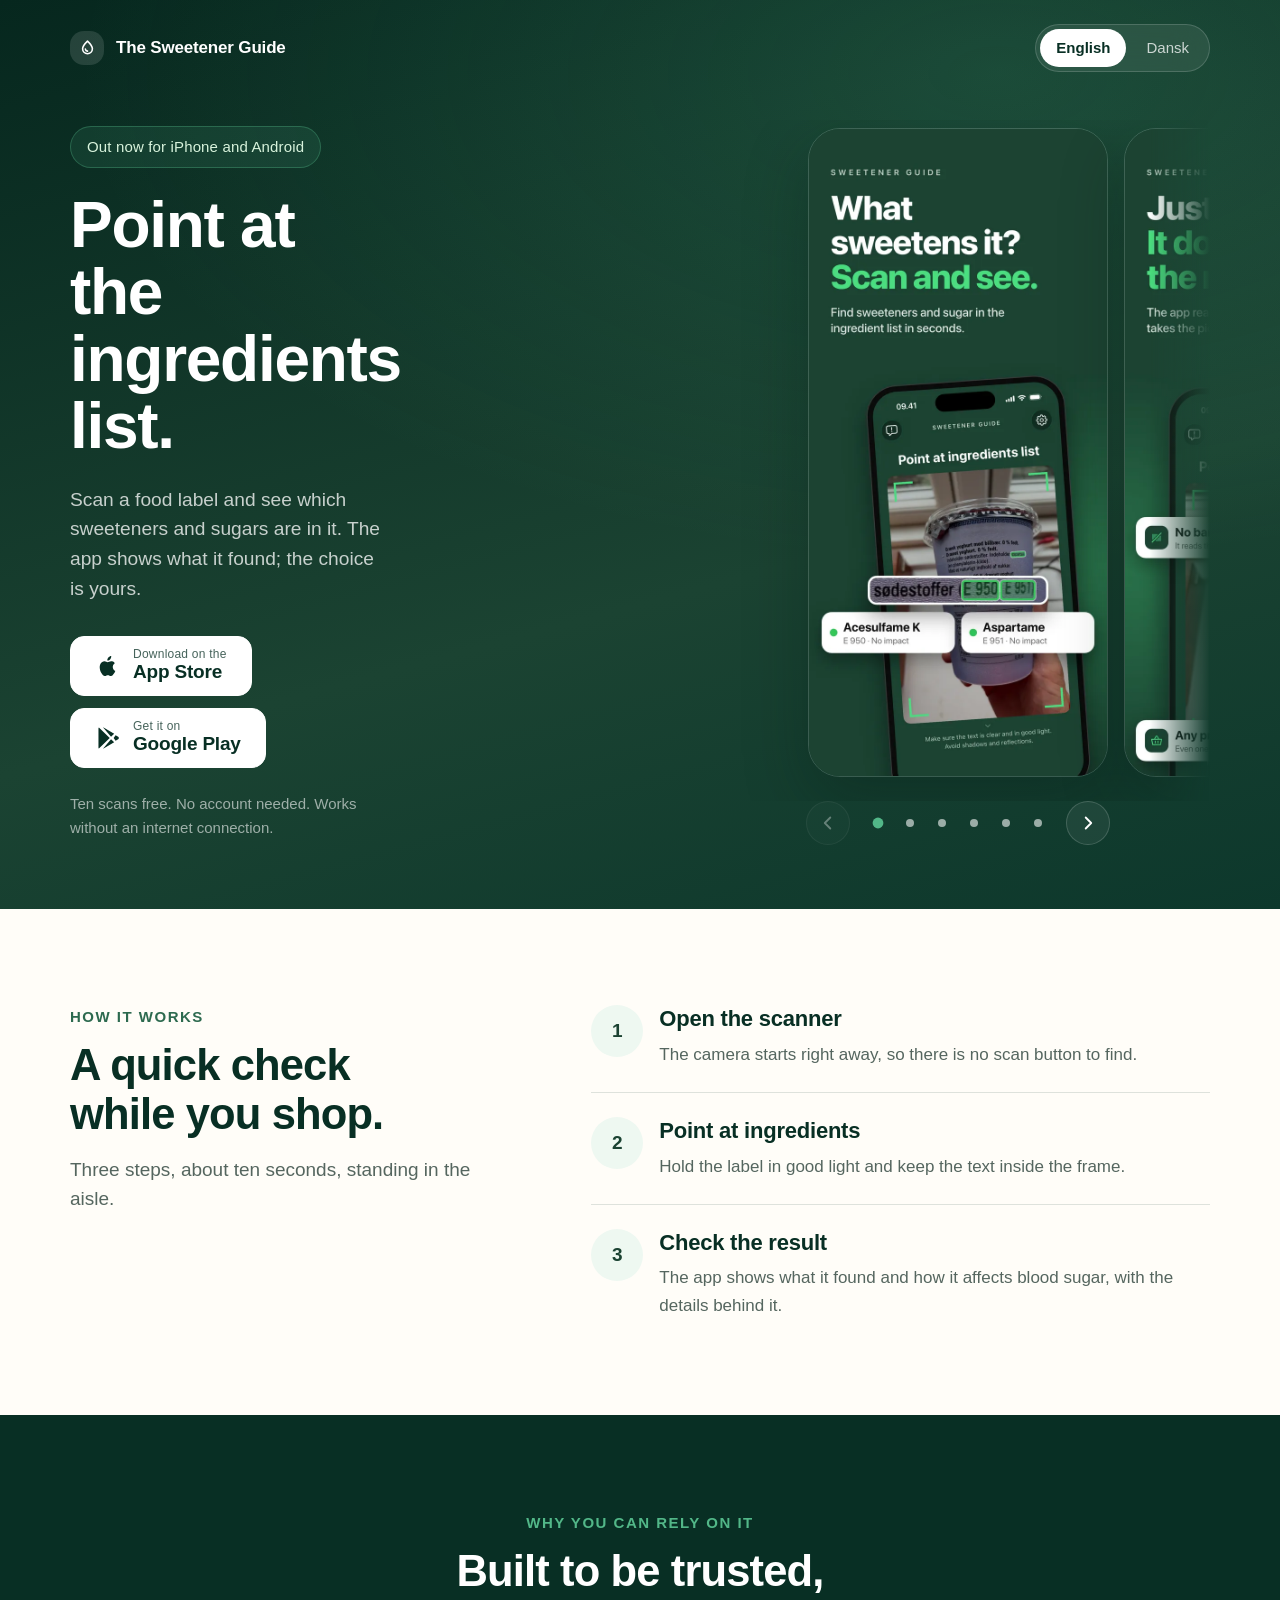
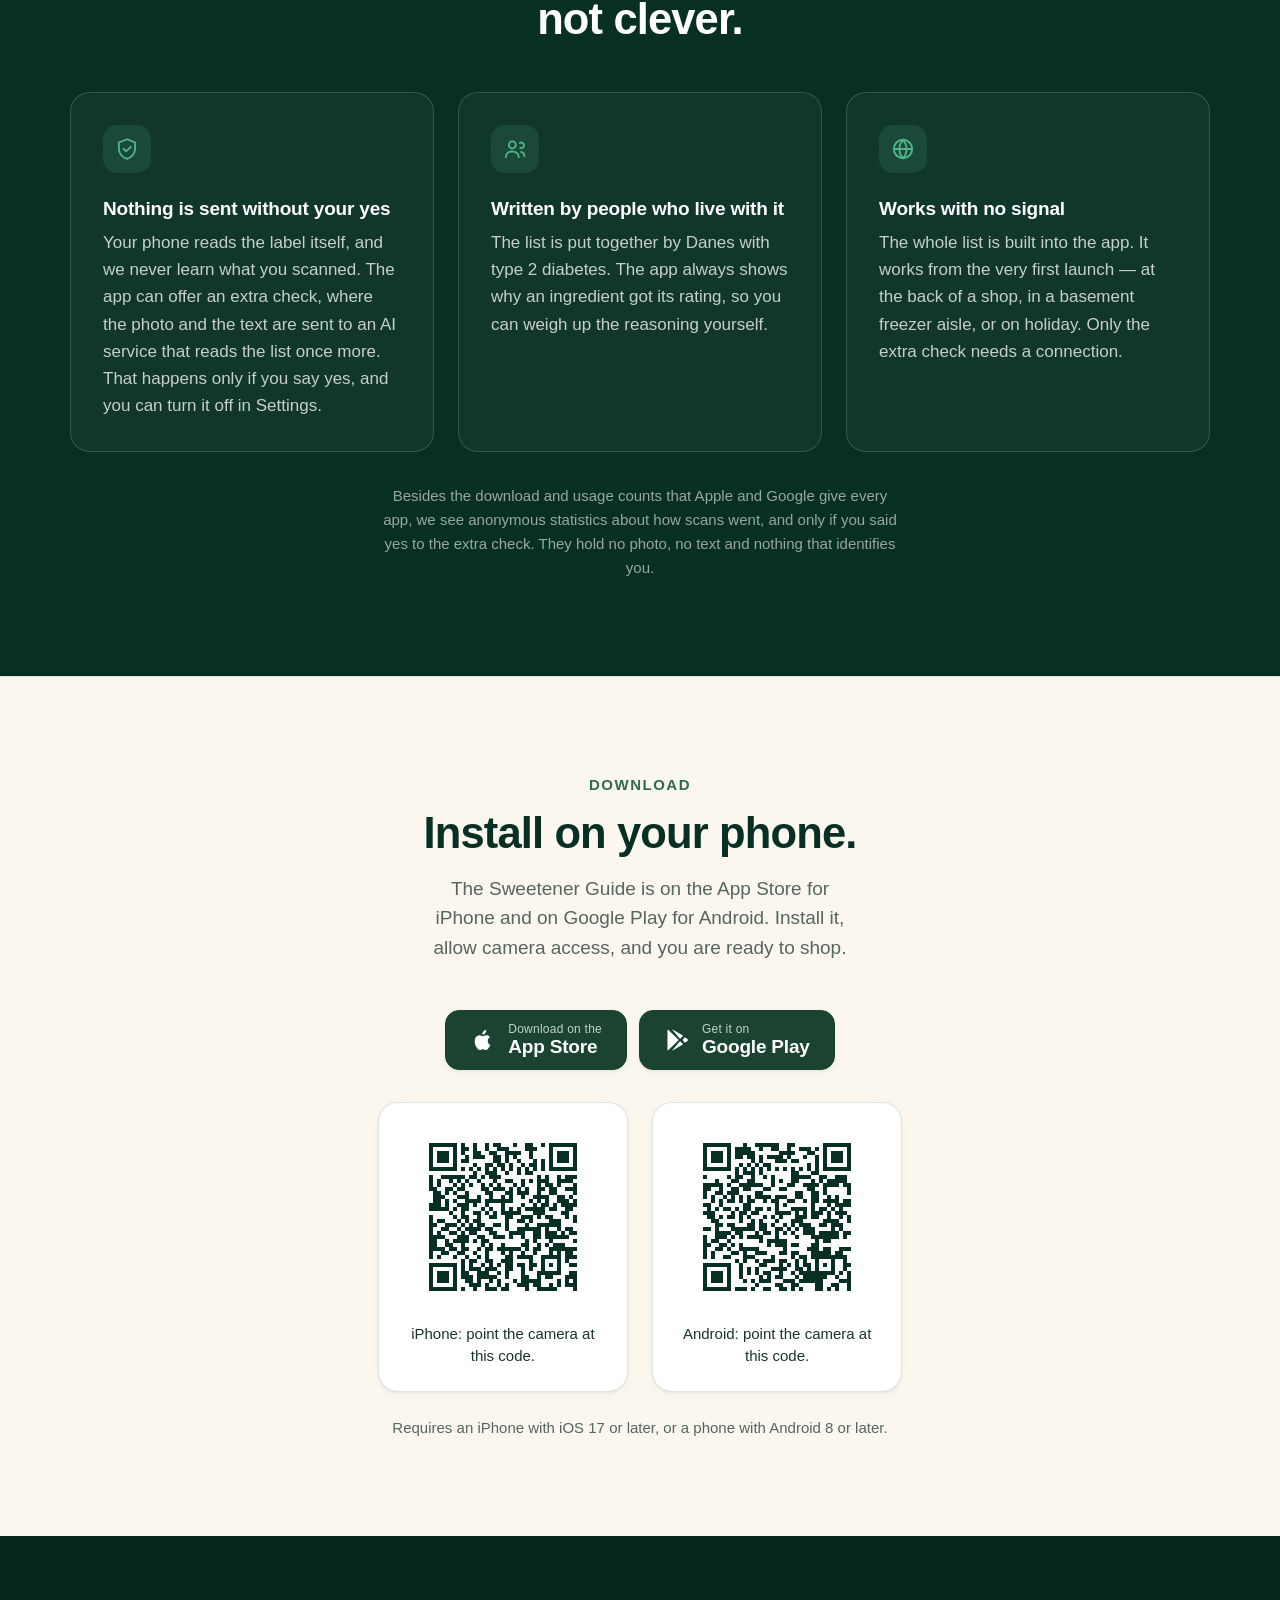
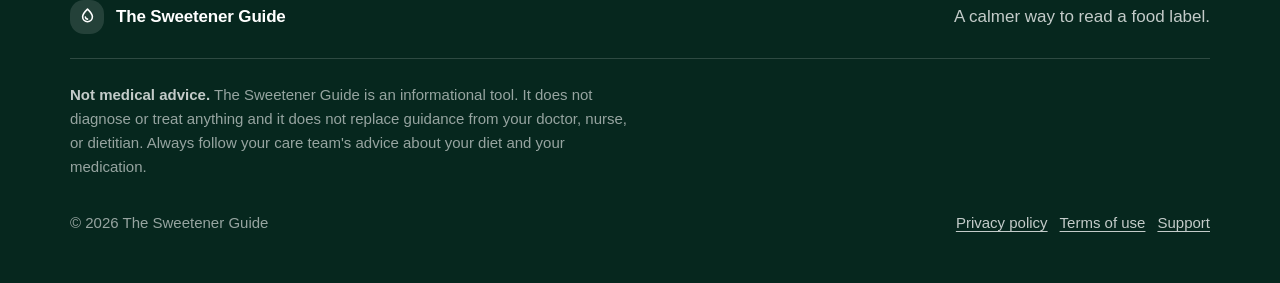
<file: index.html>
<!doctype html>
<html lang="en">
  <head>
    <meta charset="utf-8">
    <meta name="viewport" content="width=device-width, initial-scale=1">
    <title>The Sweetener Guide</title>
    <meta
      name="description"
      content="The Sweetener Guide finds the sweeteners and sugars in a food label's ingredient list, so you can decide for yourself."
    >
    <meta name="theme-color" content="#1b4332">
    <link rel="canonical" href="https://sødeguiden.dk/">
    <meta property="og:type" content="website">
    <meta property="og:site_name" content="The Sweetener Guide">
    <meta property="og:url" content="https://sødeguiden.dk/">
    <meta property="og:title" content="The Sweetener Guide">
    <meta
      property="og:description"
      content="The Sweetener Guide finds the sweeteners and sugars in a food label's ingredient list, so you can decide for yourself."
    >
    <meta property="og:image" content="https://sødeguiden.dk/og-image.jpg">
    <meta property="og:image:width" content="1200">
    <meta property="og:image:height" content="630">
    <meta property="og:locale" content="en_US">
    <meta property="og:locale:alternate" content="da_DK">
    <meta name="twitter:card" content="summary_large_image">
    <meta name="twitter:title" content="The Sweetener Guide">
    <meta
      name="twitter:description"
      content="The Sweetener Guide finds the sweeteners and sugars in a food label's ingredient list, so you can decide for yourself."
    >
    <meta name="twitter:image" content="https://sødeguiden.dk/og-image.jpg">
    <link rel="stylesheet" href="styles.css">
  </head>
  <body>
    <header class="site-header">
      <div class="header-inner">
        <a class="brand" href="#top">
          <span class="brand-mark" aria-hidden="true">
            <svg viewBox="0 0 24 24" fill="none" aria-hidden="true">
              <path d="M12 3.5c3.6 3.4 5.6 6.2 5.6 8.9A5.6 5.6 0 0 1 12 18a5.6 5.6 0 0 1-5.6-5.6c0-2.7 2-5.5 5.6-8.9Z" stroke="currentColor" stroke-width="1.8" stroke-linejoin="round"/>
              <path d="M9.6 12.6c.2 1.3 1.1 2.2 2.4 2.4" stroke="currentColor" stroke-width="1.8" stroke-linecap="round"/>
            </svg>
          </span>
          <span class="brand-name" data-i18n="appName">The Sweetener Guide</span>
        </a>

        <div class="header-actions">
          <div class="language-switch" role="group" aria-label="Language" data-i18n-aria="language">
            <button class="language-option is-active" type="button" data-lang-choice="en">
              English
            </button>
            <button class="language-option" type="button" data-lang-choice="da">
              Dansk
            </button>
          </div>
        </div>
      </div>
    </header>

    <main id="top">
      <section class="hero" aria-labelledby="page-title">
        <div class="hero-inner">
          <div class="hero-copy">
            <p class="status-badge" data-i18n="statusBadge">Out now for iPhone and Android</p>
            <h1 id="page-title" data-i18n="heroTitle">Point at the ingredients list.</h1>
            <p class="lede" data-i18n="heroText">
              Scan a food label and see which sweeteners and sugars are in it. The
              app shows what it found; the choice is yours.
            </p>

            <div class="store-buttons" aria-label="Download options" data-i18n-aria="downloadOptions">
              <a class="store-button is-live" href="https://apps.apple.com/app/apple-store/id6795543234?pt=126789986&amp;ct=website&amp;mt=8">
                <svg class="store-logo" viewBox="0 0 24 24" aria-hidden="true">
                  <path fill="currentColor" d="M16.4 12.7c0-2.2 1.8-3.3 1.9-3.3-1-1.5-2.6-1.7-3.2-1.7-1.4-.1-2.7.8-3.4.8-.7 0-1.8-.8-2.9-.8-1.5 0-2.9.9-3.7 2.2-1.6 2.7-.4 6.8 1.1 9 .8 1.1 1.6 2.3 2.8 2.3 1.1 0 1.5-.7 2.9-.7 1.3 0 1.7.7 2.9.7 1.2 0 2-1.1 2.7-2.2.9-1.2 1.2-2.5 1.2-2.5s-2.3-.9-2.3-3.8Zm-2.3-7c.6-.8 1-1.8.9-2.9-.9 0-2 .6-2.7 1.4-.6.7-1.1 1.8-.9 2.8 1 .1 2-.5 2.7-1.3Z"/>
                </svg>
                <span class="store-text">
                  <small data-i18n="storePrefix">Download on the</small>
                  <strong data-i18n="storeApple">App Store</strong>
                </span>
              </a>

              <a class="store-button is-live" href="https://play.google.com/store/apps/details?id=com.crunchcats.ingredientscanner">
                <svg class="store-logo" viewBox="0 0 24 24" aria-hidden="true">
                  <path fill="currentColor" d="M3.6 2.3a1 1 0 0 0-.4.8v17.8a1 1 0 0 0 .4.8l10-9.7-10-9.7Zm11.2 8.5 2.9-2.8-9.8-5.6a1 1 0 0 0-.4-.1l7.3 8.5Zm0 2.4-7.3 8.5c.1 0 .3 0 .4-.1l9.8-5.6-2.9-2.8Zm4.2-3.7L17.2 12l1.8 2.5 2.4-1.4a1.3 1.3 0 0 0 0-2.2l-2.4-1.4Z"/>
                </svg>
                <span class="store-text">
                  <small data-i18n="storePrefixGoogle">Get it on</small>
                  <strong data-i18n="storeGoogle">Google Play</strong>
                </span>
              </a>
            </div>

            <p class="hero-note" data-i18n="heroNote">
              Ten scans free. No account needed. Works without an internet connection.
            </p>
          </div>

          <!-- The App Store frames, rendered by scripts/app-store-frames.py --web in the app
               repository. script.js swaps the language folder and drives the controls. -->
          <div class="gallery" role="group" aria-label="App preview" data-i18n-aria="appPreview">
            <div class="gallery-track" tabindex="0">
              <img class="gallery-frame" data-frame="1" src="frames/en/1.webp" width="660" height="1434" alt="" data-i18n-alt="frameAlt1">
              <img class="gallery-frame" data-frame="2" src="frames/en/2.webp" width="660" height="1434" loading="lazy" alt="" data-i18n-alt="frameAlt2">
              <img class="gallery-frame" data-frame="3" src="frames/en/3.webp" width="660" height="1434" loading="lazy" alt="" data-i18n-alt="frameAlt3">
              <img class="gallery-frame" data-frame="4" src="frames/en/4.webp" width="660" height="1434" loading="lazy" alt="" data-i18n-alt="frameAlt4">
              <img class="gallery-frame" data-frame="5" src="frames/en/5.webp" width="660" height="1434" loading="lazy" alt="" data-i18n-alt="frameAlt5">
              <img class="gallery-frame" data-frame="6" src="frames/en/6.webp" width="660" height="1434" loading="lazy" alt="" data-i18n-alt="frameAlt6">
            </div>
            <div class="gallery-controls">
              <button class="gallery-arrow" type="button" data-gallery-step="-1" aria-label="Previous" data-i18n-aria="galleryPrevious">
                <svg viewBox="0 0 24 24" fill="none" aria-hidden="true"><path d="m14.5 6-6 6 6 6" stroke="currentColor" stroke-width="2" stroke-linecap="round" stroke-linejoin="round"/></svg>
              </button>
              <div class="gallery-dots">
                <button class="gallery-dot" type="button" data-gallery-dot="0" aria-label="1"></button>
                <button class="gallery-dot" type="button" data-gallery-dot="1" aria-label="2"></button>
                <button class="gallery-dot" type="button" data-gallery-dot="2" aria-label="3"></button>
                <button class="gallery-dot" type="button" data-gallery-dot="3" aria-label="4"></button>
                <button class="gallery-dot" type="button" data-gallery-dot="4" aria-label="5"></button>
                <button class="gallery-dot" type="button" data-gallery-dot="5" aria-label="6"></button>
              </div>
              <button class="gallery-arrow" type="button" data-gallery-step="1" aria-label="Next" data-i18n-aria="galleryNext">
                <svg viewBox="0 0 24 24" fill="none" aria-hidden="true"><path d="m9.5 6 6 6-6 6" stroke="currentColor" stroke-width="2" stroke-linecap="round" stroke-linejoin="round"/></svg>
              </button>
            </div>
          </div>
        </div>
      </section>

      <section class="band band-paper" aria-labelledby="how-title">
        <div class="section-inner two-column">
          <div class="section-head">
            <p class="section-kicker" data-i18n="howKicker">How it works</p>
            <h2 id="how-title" data-i18n="howTitle">A quick check while you shop.</h2>
            <p class="section-lede" data-i18n="howText">
              Three steps, about ten seconds, standing in the aisle.
            </p>
          </div>
          <ol class="steps">
            <li>
              <span class="step-number">1</span>
              <div>
                <h3 data-i18n="stepOneTitle">Open the scanner</h3>
                <p data-i18n="stepOneText">
                  The camera starts right away, so there is no scan button to find.
                </p>
              </div>
            </li>
            <li>
              <span class="step-number">2</span>
              <div>
                <h3 data-i18n="stepTwoTitle">Point at ingredients</h3>
                <p data-i18n="stepTwoText">
                  Hold the label in good light and keep the text inside the frame.
                </p>
              </div>
            </li>
            <li>
              <span class="step-number">3</span>
              <div>
                <h3 data-i18n="stepThreeTitle">Check the result</h3>
                <p data-i18n="stepThreeText">
                  The app shows what it found and how it affects blood sugar, with
                  the details behind it.
                </p>
              </div>
            </li>
          </ol>
        </div>
      </section>

      <section class="band band-deep" aria-labelledby="trust-title">
        <div class="section-inner">
          <div class="section-head is-centered">
            <p class="section-kicker" data-i18n="trustKicker">Why you can rely on it</p>
            <h2 id="trust-title" data-i18n="trustTitle">Built to be trusted, not clever.</h2>
          </div>

          <div class="trust-grid">
            <article class="trust-card">
              <span class="trust-icon" aria-hidden="true">
                <svg viewBox="0 0 24 24" fill="none">
                  <path d="M12 3 4.5 6v5.6c0 4.3 3 8.3 7.5 9.4 4.5-1.1 7.5-5.1 7.5-9.4V6L12 3Z" stroke="currentColor" stroke-width="1.7" stroke-linejoin="round"/>
                  <path d="m9 12 2.2 2.2L15.5 10" stroke="currentColor" stroke-width="1.7" stroke-linecap="round" stroke-linejoin="round"/>
                </svg>
              </span>
              <h3 data-i18n="trustOneTitle">Nothing is sent without your yes</h3>
              <p data-i18n="trustOneText">
                Your phone reads the label itself, and we never learn what you
                scanned. The app can offer an extra check, where the photo and
                the text are sent to an AI service that reads the list once
                more. That happens only if you say yes, and you can turn it off
                in Settings.
              </p>
            </article>

            <article class="trust-card">
              <span class="trust-icon" aria-hidden="true">
                <svg viewBox="0 0 24 24" fill="none">
                  <path d="M9.5 11.4a3.2 3.2 0 1 0 0-6.4 3.2 3.2 0 0 0 0 6.4Z" stroke="currentColor" stroke-width="1.7"/>
                  <path d="M3.5 19.5c0-3.1 2.7-5.2 6-5.2s6 2.1 6 5.2" stroke="currentColor" stroke-width="1.7" stroke-linecap="round"/>
                  <path d="M16.4 6.4a2.6 2.6 0 1 1 .5 4.7M17.6 14.7c1.9.5 3.1 2.1 3.1 4.1" stroke="currentColor" stroke-width="1.7" stroke-linecap="round"/>
                </svg>
              </span>
              <h3 data-i18n="trustTwoTitle">Written by people who live with it</h3>
              <p data-i18n="trustTwoText">
                The list is put together by Danes with type 2 diabetes. The app
                always shows why an ingredient got its rating, so you can weigh
                up the reasoning yourself.
              </p>
            </article>

            <article class="trust-card">
              <span class="trust-icon" aria-hidden="true">
                <svg viewBox="0 0 24 24" fill="none">
                  <path d="M12 3.5a8.5 8.5 0 1 1 0 17 8.5 8.5 0 0 1 0-17Z" stroke="currentColor" stroke-width="1.7"/>
                  <path d="M3.5 12h17M12 3.5c2.2 2.4 3.3 5.3 3.3 8.5s-1.1 6.1-3.3 8.5c-2.2-2.4-3.3-5.3-3.3-8.5S9.8 5.9 12 3.5Z" stroke="currentColor" stroke-width="1.7"/>
                </svg>
              </span>
              <h3 data-i18n="trustThreeTitle">Works with no signal</h3>
              <p data-i18n="trustThreeText">
                The whole list is built into the app. It works from the very
                first launch — at the back of a shop, in a basement freezer
                aisle, or on holiday. Only the extra check needs a connection.
              </p>
            </article>
          </div>

          <p class="trust-note" data-i18n="trustNote">
            Besides the download and usage counts that Apple and Google give
            every app, we see anonymous statistics about how scans went, and
            only if you said yes to the extra check. They hold no photo, no
            text and nothing that identifies you.
          </p>
        </div>
      </section>

      <section class="band band-cream" id="download" aria-labelledby="download-title">
        <div class="section-inner">
          <div class="section-head is-centered">
            <p class="section-kicker" data-i18n="downloadKicker">Download</p>
            <h2 id="download-title" data-i18n="downloadTitle">Install on your phone.</h2>
            <p class="section-lede" data-i18n="downloadText">
              The Sweetener Guide is on the App Store for iPhone and on Google
              Play for Android. Install it, allow camera access, and you are
              ready to shop.
            </p>
          </div>

          <div class="store-buttons is-centered" aria-label="Download options" data-i18n-aria="downloadOptions">
            <a class="store-button on-light is-live" href="https://apps.apple.com/app/apple-store/id6795543234?pt=126789986&amp;ct=website&amp;mt=8">
              <svg class="store-logo" viewBox="0 0 24 24" aria-hidden="true">
                <path fill="currentColor" d="M16.4 12.7c0-2.2 1.8-3.3 1.9-3.3-1-1.5-2.6-1.7-3.2-1.7-1.4-.1-2.7.8-3.4.8-.7 0-1.8-.8-2.9-.8-1.5 0-2.9.9-3.7 2.2-1.6 2.7-.4 6.8 1.1 9 .8 1.1 1.6 2.3 2.8 2.3 1.1 0 1.5-.7 2.9-.7 1.3 0 1.7.7 2.9.7 1.2 0 2-1.1 2.7-2.2.9-1.2 1.2-2.5 1.2-2.5s-2.3-.9-2.3-3.8Zm-2.3-7c.6-.8 1-1.8.9-2.9-.9 0-2 .6-2.7 1.4-.6.7-1.1 1.8-.9 2.8 1 .1 2-.5 2.7-1.3Z"/>
              </svg>
              <span class="store-text">
                <small data-i18n="storePrefix">Download on the</small>
                <strong data-i18n="storeApple">App Store</strong>
              </span>
            </a>

            <a class="store-button on-light is-live" href="https://play.google.com/store/apps/details?id=com.crunchcats.ingredientscanner">
              <svg class="store-logo" viewBox="0 0 24 24" aria-hidden="true">
                <path fill="currentColor" d="M3.6 2.3a1 1 0 0 0-.4.8v17.8a1 1 0 0 0 .4.8l10-9.7-10-9.7Zm11.2 8.5 2.9-2.8-9.8-5.6a1 1 0 0 0-.4-.1l7.3 8.5Zm0 2.4-7.3 8.5c.1 0 .3 0 .4-.1l9.8-5.6-2.9-2.8Zm4.2-3.7L17.2 12l1.8 2.5 2.4-1.4a1.3 1.3 0 0 0 0-2.2l-2.4-1.4Z"/>
              </svg>
              <span class="store-text">
                <small data-i18n="storePrefixGoogle">Get it on</small>
                <strong data-i18n="storeGoogle">Google Play</strong>
              </span>
            </a>
          </div>

          <!-- For someone reading on a computer: the same store links as QR
               codes, the App Store one tagged ct=website-qr. Hidden on a phone,
               where the buttons above do the job. -->
          <div class="qr-cards">
            <figure class="qr-card">
              <img class="qr-code" src="qr-app-store.svg" width="180" height="180" alt="" data-i18n-alt="qrAppleAlt">
              <figcaption data-i18n="qrAppleCaption">
                iPhone: point the camera at this code.
              </figcaption>
            </figure>
            <figure class="qr-card">
              <img class="qr-code" src="qr-google-play.svg" width="180" height="180" alt="" data-i18n-alt="qrGoogleAlt">
              <figcaption data-i18n="qrGoogleCaption">
                Android: point the camera at this code.
              </figcaption>
            </figure>
          </div>

          <p class="requirements" data-i18n="requirements">
            Requires an iPhone with iOS 17 or later, or a phone with Android 8
            or later.
          </p>
        </div>
      </section>
    </main>

    <footer class="site-footer">
      <div class="section-inner">
        <div class="footer-top">
          <a class="brand" href="#top">
            <span class="brand-mark" aria-hidden="true">
              <svg viewBox="0 0 24 24" fill="none" aria-hidden="true">
                <path d="M12 3.5c3.6 3.4 5.6 6.2 5.6 8.9A5.6 5.6 0 0 1 12 18a5.6 5.6 0 0 1-5.6-5.6c0-2.7 2-5.5 5.6-8.9Z" stroke="currentColor" stroke-width="1.8" stroke-linejoin="round"/>
                <path d="M9.6 12.6c.2 1.3 1.1 2.2 2.4 2.4" stroke="currentColor" stroke-width="1.8" stroke-linecap="round"/>
              </svg>
            </span>
            <span class="brand-name" data-i18n="appName">The Sweetener Guide</span>
          </a>
          <p class="footer-tagline" data-i18n="footerTagline">
            A calmer way to read a food label.
          </p>
        </div>

        <p class="disclaimer">
          <strong data-i18n="disclaimerTitle">Not medical advice.</strong>
          <span data-i18n="disclaimerText">
            The Sweetener Guide is an informational tool. It does not diagnose
            or treat anything and it does not replace guidance from your doctor,
            nurse, or dietitian. Always follow your care team's advice about
            your diet and your medication.
          </span>
        </p>

        <div class="footer-bottom">
          <p class="copyright" data-i18n="copyright">
            © 2026 The Sweetener Guide
          </p>
          <div class="footer-links">
            <a class="footer-link" href="privacy.html" data-i18n="privacyLink">
              Privacy policy
            </a>
            <a class="footer-link" href="terms.html" data-i18n="termsLink">
              Terms of use
            </a>
            <a class="footer-link" href="support.html" data-i18n="supportLink">
              Support
            </a>
          </div>
        </div>
      </div>
    </footer>

    <script src="script.js"></script>
  </body>
</html>
</file>
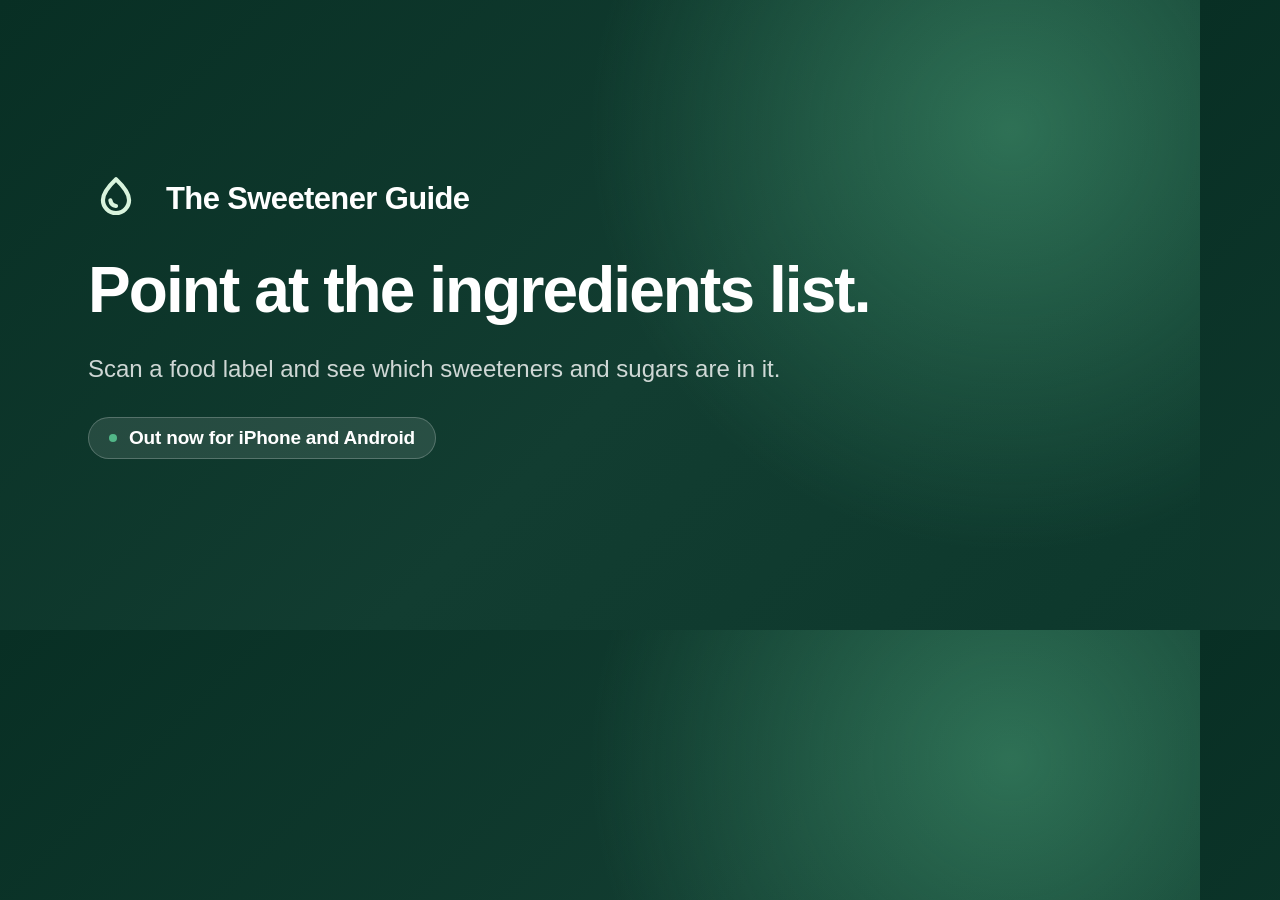
<file: og-image.html>
<!doctype html>
<!--
  The source of og-image.jpg, the 1200 × 630 picture a link to the site shows
  when it is shared. Not a page of the site: nothing links here.

  To make the picture again after changing this file, open it in a browser
  window of exactly 1200 × 630 and save a screenshot as og-image.jpg (JPEG).
  Sites that show link previews keep the old picture for a while; their own
  "rescan" or "debugger" tools fetch the new one.

  Keep the words in step with the front page: the badge with statusBadge and
  the sentence with heroText in script.js.
-->
<html lang="en">
  <head>
    <meta charset="utf-8">
    <meta name="robots" content="noindex">
    <title>Link preview picture — The Sweetener Guide</title>
    <style>
      * { box-sizing: border-box; margin: 0; padding: 0; }

      html, body {
        width: 1200px;
        height: 630px;
        overflow: hidden;
      }

      body {
        display: flex;
        flex-direction: column;
        justify-content: center;
        padding: 0 88px;
        color: #fff;
        background:
          radial-gradient(circle at 1010px 130px, rgba(64, 145, 108, 0.62), transparent 420px),
          linear-gradient(135deg, #082f24 0%, #123d31 55%, #0d382c 100%);
        font-family: Inter, -apple-system, BlinkMacSystemFont, "Segoe UI", "Helvetica Neue", Arial, sans-serif;
        -webkit-font-smoothing: antialiased;
      }

      .brand {
        display: flex;
        align-items: center;
        gap: 22px;
        margin-bottom: 30px;
        font-size: 31px;
        font-weight: 700;
        letter-spacing: -0.02em;
      }

      .brand svg {
        width: 56px;
        height: 56px;
        color: #d8f3dc;
      }

      h1 {
        margin-bottom: 26px;
        font-size: 64px;
        font-weight: 700;
        line-height: 1.05;
        letter-spacing: -0.03em;
      }

      p {
        max-width: 860px;
        margin-bottom: 30px;
        color: rgba(255, 255, 255, 0.8);
        font-size: 24px;
        line-height: 1.55;
      }

      .badge {
        display: inline-flex;
        align-items: center;
        gap: 12px;
        width: fit-content;
        padding: 9px 20px;
        border: 1px solid rgba(255, 255, 255, 0.22);
        border-radius: 999px;
        background: rgba(255, 255, 255, 0.1);
        font-size: 19px;
        font-weight: 600;
        letter-spacing: -0.01em;
      }

      .badge::before {
        content: "";
        width: 8px;
        height: 8px;
        border-radius: 50%;
        background: #52b788;
      }
    </style>
  </head>
  <body>
    <div class="brand">
      <svg viewBox="0 0 24 24" fill="none" aria-hidden="true">
        <path d="M12 3.5c3.6 3.4 5.6 6.2 5.6 8.9A5.6 5.6 0 0 1 12 18a5.6 5.6 0 0 1-5.6-5.6c0-2.7 2-5.5 5.6-8.9Z" stroke="currentColor" stroke-width="1.8" stroke-linejoin="round"/>
        <path d="M9.6 12.6c.2 1.3 1.1 2.2 2.4 2.4" stroke="currentColor" stroke-width="1.8" stroke-linecap="round"/>
      </svg>
      The Sweetener Guide
    </div>
    <h1>Point at the ingredients list.</h1>
    <p>Scan a food label and see which sweeteners and sugars are in it.</p>
    <div class="badge">Out now for iPhone and Android</div>
  </body>
</html>
</file>
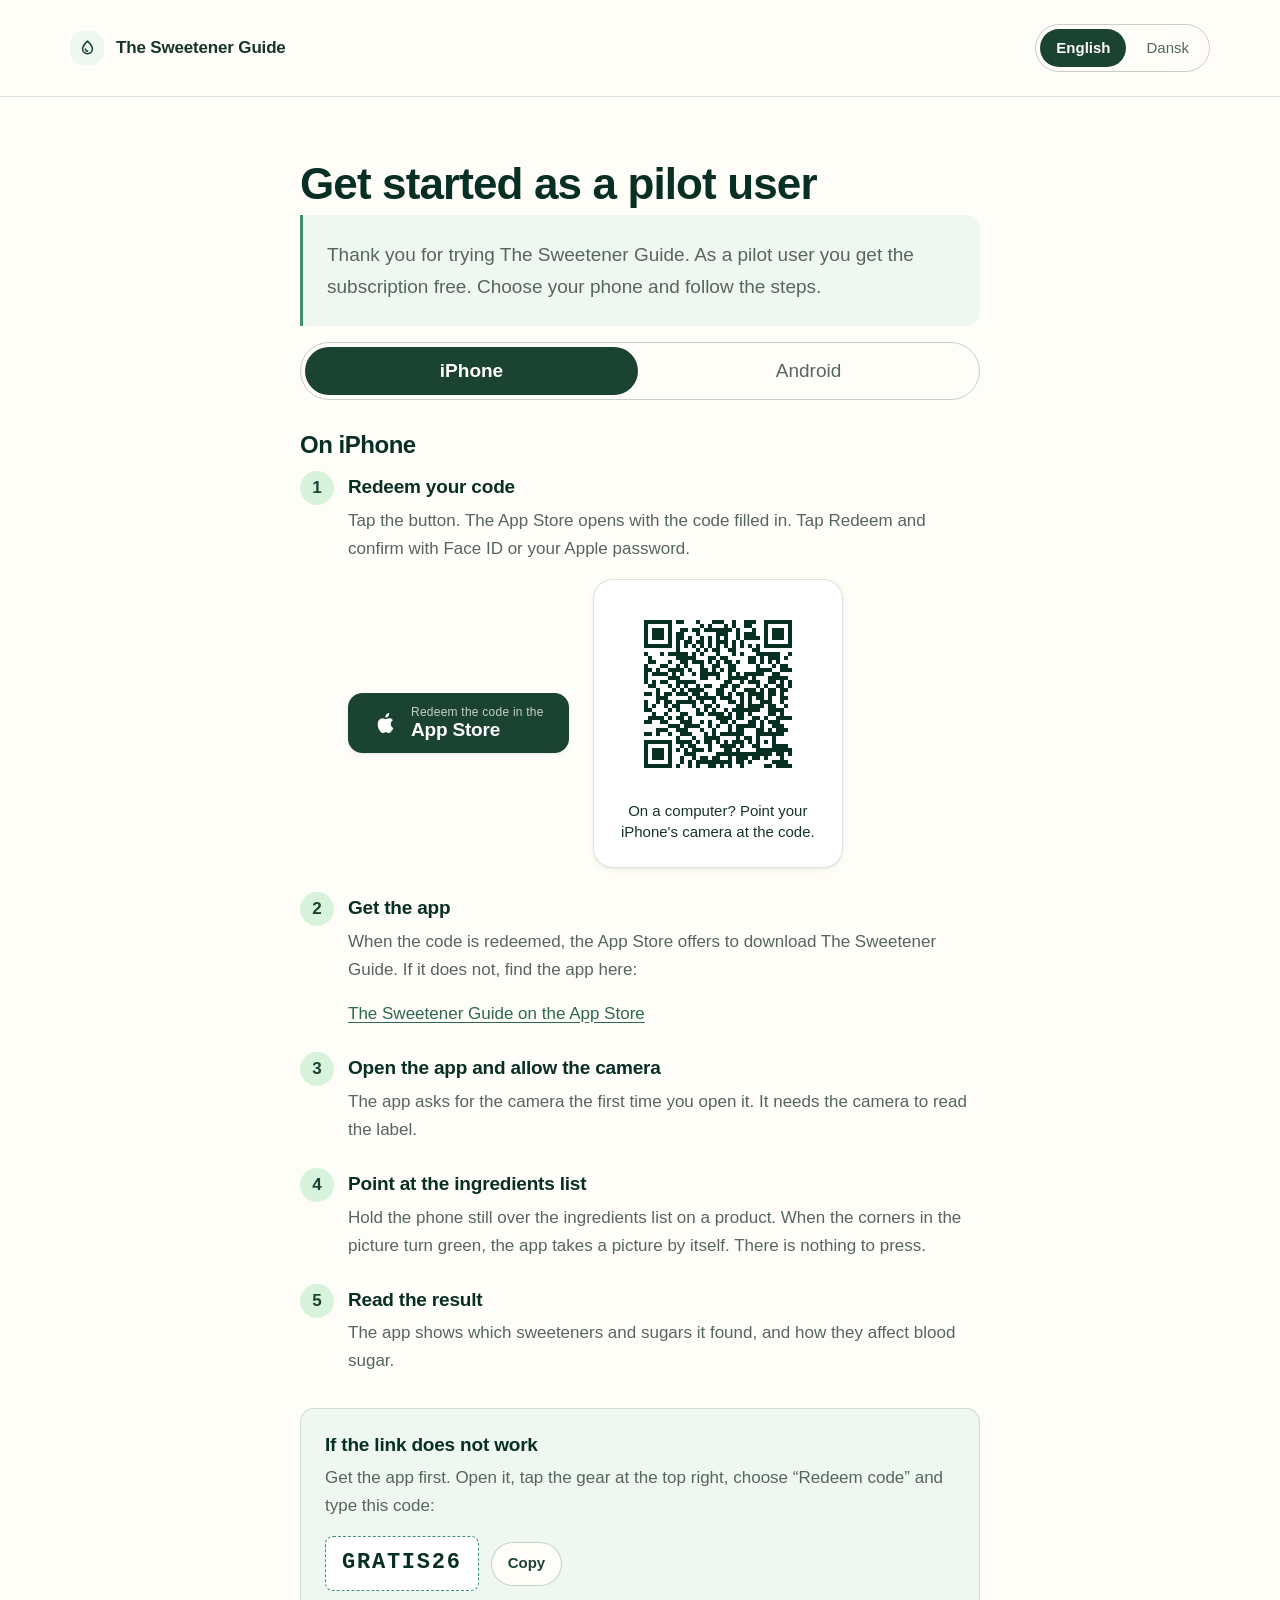
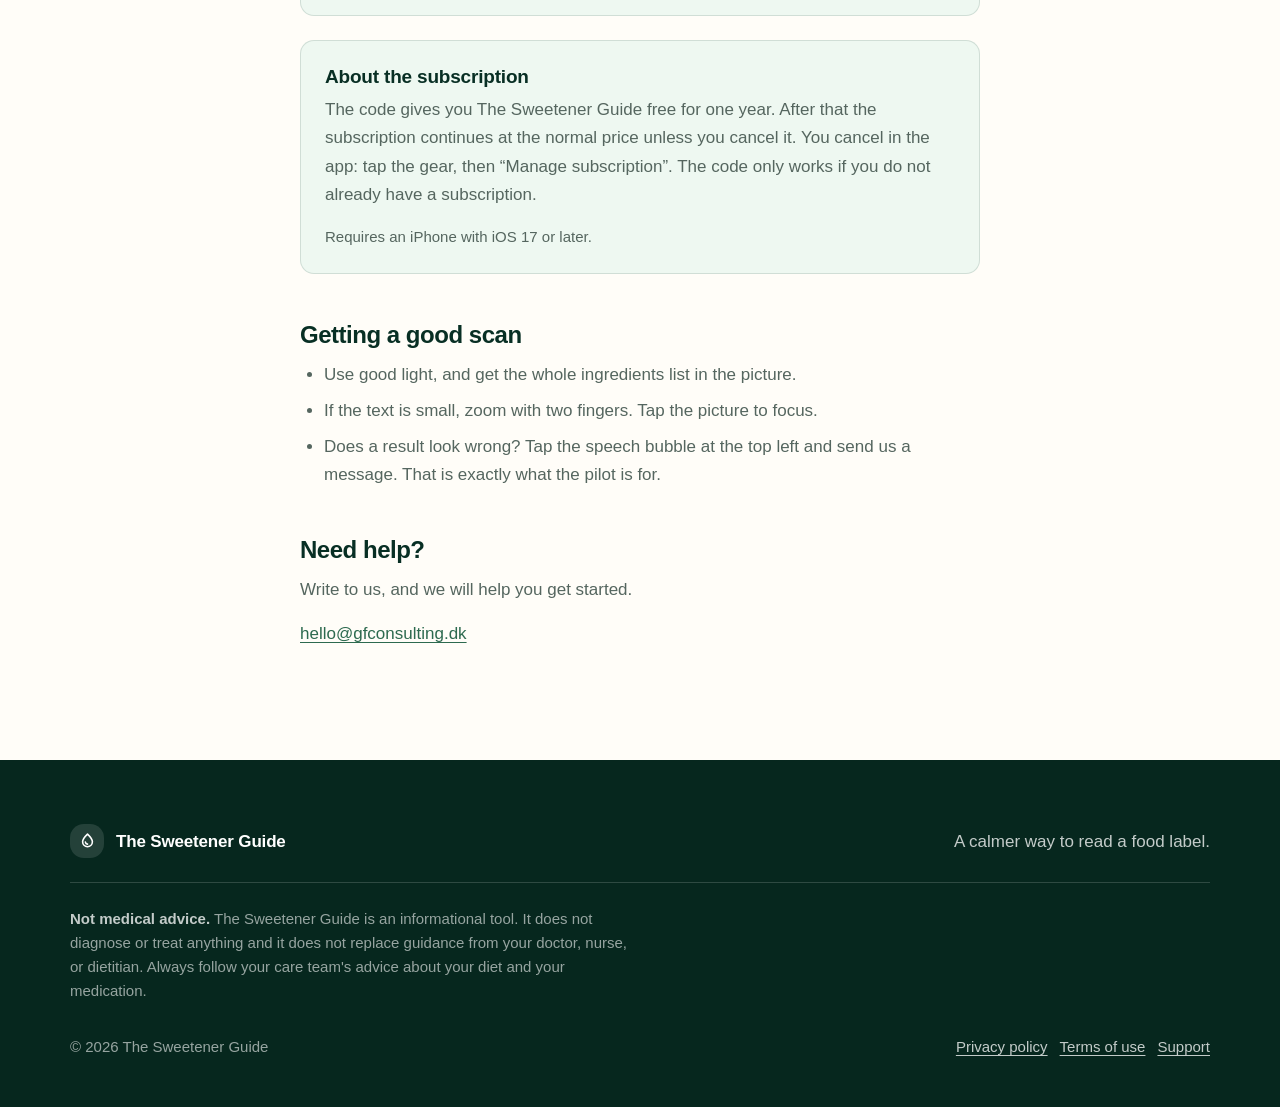
<file: pilot.html>
<!doctype html>
<html lang="en">
  <head>
    <meta charset="utf-8">
    <meta name="viewport" content="width=device-width, initial-scale=1">
    <title>Pilot — The Sweetener Guide</title>
    <meta
      name="description"
      content="How pilot users install The Sweetener Guide and redeem their free subscription, on iPhone and Android."
    >
    <!-- For the pilot users only: sent as a link, not linked from the rest of
         the site, and kept out of search results. It shows both redemption
         codes to anyone who has the address (owner's decision, 22 November
         2026). -->
    <meta name="robots" content="noindex, nofollow">
    <meta name="theme-color" content="#1b4332">
    <!-- The link preview is in Danish: the pilot users are Danish, and a
         preview is built without running the language switch. -->
    <meta property="og:type" content="website">
    <meta property="og:site_name" content="Sødeguiden">
    <meta property="og:url" content="https://sødeguiden.dk/pilot.html">
    <meta property="og:title" content="Sødeguiden — kom i gang som pilotbruger">
    <meta
      property="og:description"
      content="Sådan henter du Sødeguiden og indløser din gratis adgang, på iPhone og Android."
    >
    <meta property="og:image" content="https://sødeguiden.dk/og-image.jpg">
    <meta property="og:image:width" content="1200">
    <meta property="og:image:height" content="630">
    <meta property="og:locale" content="da_DK">
    <link rel="stylesheet" href="styles.css">
  </head>
  <body>
    <header class="site-header is-solid">
      <div class="header-inner">
        <a class="brand" href="index.html">
          <span class="brand-mark" aria-hidden="true">
            <svg viewBox="0 0 24 24" fill="none" aria-hidden="true">
              <path d="M12 3.5c3.6 3.4 5.6 6.2 5.6 8.9A5.6 5.6 0 0 1 12 18a5.6 5.6 0 0 1-5.6-5.6c0-2.7 2-5.5 5.6-8.9Z" stroke="currentColor" stroke-width="1.8" stroke-linejoin="round"/>
              <path d="M9.6 12.6c.2 1.3 1.1 2.2 2.4 2.4" stroke="currentColor" stroke-width="1.8" stroke-linecap="round"/>
            </svg>
          </span>
          <span class="brand-name" data-i18n="appName">The Sweetener Guide</span>
        </a>

        <div class="header-actions">
          <div class="language-switch" role="group" aria-label="Language" data-i18n-aria="language">
            <button class="language-option is-active" type="button" data-lang-choice="en">
              English
            </button>
            <button class="language-option" type="button" data-lang-choice="da">
              Dansk
            </button>
          </div>
        </div>
      </div>
    </header>


    <main class="legal pilot">
      <div class="legal-inner">
        <h1 data-i18n="pilotTitle">Get started as a pilot user</h1>

        <p class="legal-summary" data-i18n="pilotSummary">
          Thank you for trying The Sweetener Guide. As a pilot user you get the
          subscription free. Choose your phone and follow the steps.
        </p>

        <!-- pilot.js picks the phone's own platform, or the one named in the
             address (pilot.html#android). Without JavaScript both sets of
             steps show, one after the other. -->
        <div class="platform-switch" role="group" aria-label="Your phone" data-i18n-aria="platformLabel">
          <button class="platform-option" type="button" data-platform-choice="ios">iPhone</button>
          <button class="platform-option" type="button" data-platform-choice="android">Android</button>
        </div>

        <section class="platform-panel" data-platform="ios" aria-labelledby="ios-title">
          <h2 id="ios-title" data-i18n="iosTitle">On iPhone</h2>

          <ol class="pilot-steps">
            <li>
              <h3 data-i18n="iosStep1Title">Redeem your code</h3>
              <p data-i18n="iosStep1Body">
                Tap the button. The App Store opens with the code filled in.
                Tap Redeem and confirm with Face ID or your Apple password.
              </p>
              <div class="pilot-action">
                <a class="store-button on-light is-live" href="https://apps.apple.com/redeem?ctx=offercodes&amp;id=6795543234&amp;code=GRATIS26">
                  <svg class="store-logo" viewBox="0 0 24 24" aria-hidden="true">
                    <path fill="currentColor" d="M16.4 12.7c0-2.2 1.8-3.3 1.9-3.3-1-1.5-2.6-1.7-3.2-1.7-1.4-.1-2.7.8-3.4.8-.7 0-1.8-.8-2.9-.8-1.5 0-2.9.9-3.7 2.2-1.6 2.7-.4 6.8 1.1 9 .8 1.1 1.6 2.3 2.8 2.3 1.1 0 1.5-.7 2.9-.7 1.3 0 1.7.7 2.9.7 1.2 0 2-1.1 2.7-2.2.9-1.2 1.2-2.5 1.2-2.5s-2.3-.9-2.3-3.8Zm-2.3-7c.6-.8 1-1.8.9-2.9-.9 0-2 .6-2.7 1.4-.6.7-1.1 1.8-.9 2.8 1 .1 2-.5 2.7-1.3Z"/>
                  </svg>
                  <span class="store-text">
                    <small data-i18n="iosRedeemPrefix">Redeem the code in the</small>
                    <strong data-i18n="storeApple">App Store</strong>
                  </span>
                </a>
                <figure class="qr-card pilot-qr">
                  <img class="qr-code" src="qr-pilot-ios.svg" width="180" height="180" alt="" data-i18n-alt="iosQrAlt">
                  <figcaption data-i18n="iosQrCaption">
                    On a computer? Point your iPhone's camera at the code.
                  </figcaption>
                </figure>
              </div>
            </li>
            <li>
              <h3 data-i18n="iosStep2Title">Get the app</h3>
              <p data-i18n="iosStep2Body">
                When the code is redeemed, the App Store offers to download The
                Sweetener Guide. If it does not, find the app here:
              </p>
              <p>
                <a class="legal-link" href="https://apps.apple.com/app/apple-store/id6795543234?pt=126789986&amp;ct=pilot&amp;mt=8" data-i18n="iosStep2Link">
                  The Sweetener Guide on the App Store
                </a>
              </p>
            </li>
            <li>
              <h3 data-i18n="iosStep3Title">Open the app and allow the camera</h3>
              <p data-i18n="iosStep3Body">
                The app asks for the camera the first time you open it. It
                needs the camera to read the label.
              </p>
            </li>
            <li>
              <h3 data-i18n="scanStepTitle">Point at the ingredients list</h3>
              <p data-i18n="scanStepBody">
                Hold the phone still over the ingredients list on a product.
                When the corners in the picture turn green, the app takes a
                picture by itself. There is nothing to press.
              </p>
            </li>
            <li>
              <h3 data-i18n="resultStepTitle">Read the result</h3>
              <p data-i18n="resultStepBody">
                The app shows which sweeteners and sugars it found, and how
                they affect blood sugar.
              </p>
            </li>
          </ol>

          <div class="pilot-note">
            <h3 data-i18n="iosFallbackTitle">If the link does not work</h3>
            <p data-i18n="iosFallbackBody">
              Get the app first. Open it, tap the gear at the top right, choose
              Redeem code and type this code:
            </p>
            <p class="code-chip">
              <code>GRATIS26</code>
              <button class="copy-button" type="button" data-copy="GRATIS26" data-i18n="copyCode">Copy</button>
            </p>
          </div>

          <div class="pilot-note">
            <h3 data-i18n="subscriptionTitle">About the subscription</h3>
            <p data-i18n="iosSubscriptionBody">
              The code gives you The Sweetener Guide free for one year. After
              that the subscription continues at the normal price unless you
              cancel it. You cancel in the app: tap the gear, then Manage
              subscription. The code only works if you do not already have a
              subscription.
            </p>
            <p class="pilot-requirements" data-i18n="iosRequirements">
              Requires an iPhone with iOS 17 or later.
            </p>
          </div>
        </section>

        <section class="platform-panel" data-platform="android" aria-labelledby="android-title">
          <h2 id="android-title" data-i18n="androidTitle">On Android</h2>

          <ol class="pilot-steps">
            <li>
              <h3 data-i18n="androidStep1Title">Get the app</h3>
              <p data-i18n="androidStep1Body">
                Tap the button and install The Sweetener Guide from Google Play.
              </p>
              <div class="pilot-action">
                <a class="store-button on-light is-live" href="https://play.google.com/store/apps/details?id=com.crunchcats.ingredientscanner">
                  <svg class="store-logo" viewBox="0 0 24 24" aria-hidden="true">
                    <path fill="currentColor" d="M3.6 2.3a1 1 0 0 0-.4.8v17.8a1 1 0 0 0 .4.8l10-9.7-10-9.7Zm11.2 8.5 2.9-2.8-9.8-5.6a1 1 0 0 0-.4-.1l7.3 8.5Zm0 2.4-7.3 8.5c.1 0 .3 0 .4-.1l9.8-5.6-2.9-2.8Zm4.2-3.7L17.2 12l1.8 2.5 2.4-1.4a1.3 1.3 0 0 0 0-2.2l-2.4-1.4Z"/>
                  </svg>
                  <span class="store-text">
                    <small data-i18n="storePrefixGoogle">Get it on</small>
                    <strong data-i18n="storeGoogle">Google Play</strong>
                  </span>
                </a>
                <figure class="qr-card pilot-qr">
                  <img class="qr-code" src="qr-pilot-android.svg" width="180" height="180" alt="" data-i18n-alt="androidQrAlt">
                  <figcaption data-i18n="androidQrCaption">
                    On a computer? Point your phone's camera at the code.
                  </figcaption>
                </figure>
              </div>
            </li>
            <li>
              <h3 data-i18n="androidStep2Title">Open the app and allow the camera</h3>
              <p data-i18n="androidStep2Body">
                Tap Allow camera. The app needs the camera to read the label.
              </p>
            </li>
            <li>
              <h3 data-i18n="androidStep3Title">Redeem your code</h3>
              <ol class="pilot-substeps">
                <li data-i18n="androidStep3a">
                  Tap the gear at the top right and choose See subscription.
                </li>
                <li data-i18n="androidStep3b">
                  Choose Monthly and tap Start subscription.
                </li>
                <li data-i18n="androidStep3c">
                  In Google Play's window, tap the payment method and choose
                  Redeem code.
                </li>
                <li data-i18n="androidStep3d">
                  Type this code and confirm:
                </li>
              </ol>
              <p class="code-chip">
                <code>VELKOMMEN26</code>
                <button class="copy-button" type="button" data-copy="VELKOMMEN26" data-i18n="copyCode">Copy</button>
              </p>
              <p data-i18n="androidStep3Note">
                Google asks for a payment method even though the first 90 days
                are free. Nothing is charged until the 90 days have passed.
              </p>
            </li>
            <li>
              <h3 data-i18n="scanStepTitle">Point at the ingredients list</h3>
              <p data-i18n="scanStepBody">
                Hold the phone still over the ingredients list on a product.
                When the corners in the picture turn green, the app takes a
                picture by itself. There is nothing to press.
              </p>
            </li>
            <li>
              <h3 data-i18n="resultStepTitle">Read the result</h3>
              <p data-i18n="resultStepBody">
                The app shows which sweeteners and sugars it found, and how
                they affect blood sugar.
              </p>
            </li>
          </ol>

          <div class="pilot-note">
            <h3 data-i18n="subscriptionTitle">About the subscription</h3>
            <p data-i18n="androidSubscriptionBody">
              The code gives you The Sweetener Guide free for 90 days. After
              that the subscription continues at 9 kr. a month unless you
              cancel it. You cancel in the app: tap the gear, then Manage
              subscription. The code can be used until 31 December 2026, and
              only if you have not subscribed before.
            </p>
            <p class="pilot-requirements" data-i18n="androidRequirements">
              Requires a phone with Android 8 or later.
            </p>
          </div>
        </section>

        <h2 data-i18n="tipsTitle">Getting a good scan</h2>
        <ul>
          <li data-i18n="tipLight">
            Use good light, and get the whole ingredients list in the picture.
          </li>
          <li data-i18n="tipZoom">
            If the text is small, zoom with two fingers. Tap the picture to
            focus.
          </li>
          <li data-i18n="tipFeedback">
            Does a result look wrong? Tap the speech bubble at the top left and
            send us a message. That is exactly what the pilot is for.
          </li>
        </ul>

        <h2 data-i18n="helpTitle">Need help?</h2>
        <p data-i18n="helpBody">
          Write to us, and we will help you get started.
        </p>
        <p>
          <a class="legal-link" href="mailto:hello@gfconsulting.dk">hello@gfconsulting.dk</a>
        </p>
      </div>
    </main>

    <footer class="site-footer">
      <div class="section-inner">
        <div class="footer-top">
          <a class="brand" href="index.html">
            <span class="brand-mark" aria-hidden="true">
              <svg viewBox="0 0 24 24" fill="none" aria-hidden="true">
                <path d="M12 3.5c3.6 3.4 5.6 6.2 5.6 8.9A5.6 5.6 0 0 1 12 18a5.6 5.6 0 0 1-5.6-5.6c0-2.7 2-5.5 5.6-8.9Z" stroke="currentColor" stroke-width="1.8" stroke-linejoin="round"/>
                <path d="M9.6 12.6c.2 1.3 1.1 2.2 2.4 2.4" stroke="currentColor" stroke-width="1.8" stroke-linecap="round"/>
              </svg>
            </span>
            <span class="brand-name" data-i18n="appName">The Sweetener Guide</span>
          </a>
          <p class="footer-tagline" data-i18n="footerTagline">
            A calmer way to read a food label.
          </p>
        </div>

        <p class="disclaimer">
          <strong data-i18n="disclaimerTitle">Not medical advice.</strong>
          <span data-i18n="disclaimerText">
            The Sweetener Guide is an informational tool. It does not diagnose
            or treat anything and it does not replace guidance from your doctor,
            nurse, or dietitian. Always follow your care team's advice about
            your diet and your medication.
          </span>
        </p>

        <div class="footer-bottom">
          <p class="copyright" data-i18n="copyright">
            © 2026 The Sweetener Guide
          </p>
          <div class="footer-links">
            <a class="footer-link" href="privacy.html" data-i18n="privacyLink">
              Privacy policy
            </a>
            <a class="footer-link" href="terms.html" data-i18n="termsLink">
              Terms of use
            </a>
            <a class="footer-link" href="support.html" data-i18n="supportLink">
              Support
            </a>
          </div>
        </div>
      </div>
    </footer>

    <script src="pilot-i18n.js"></script>
    <script src="script.js"></script>
    <script src="pilot.js"></script>
  </body>
</html>
</file>
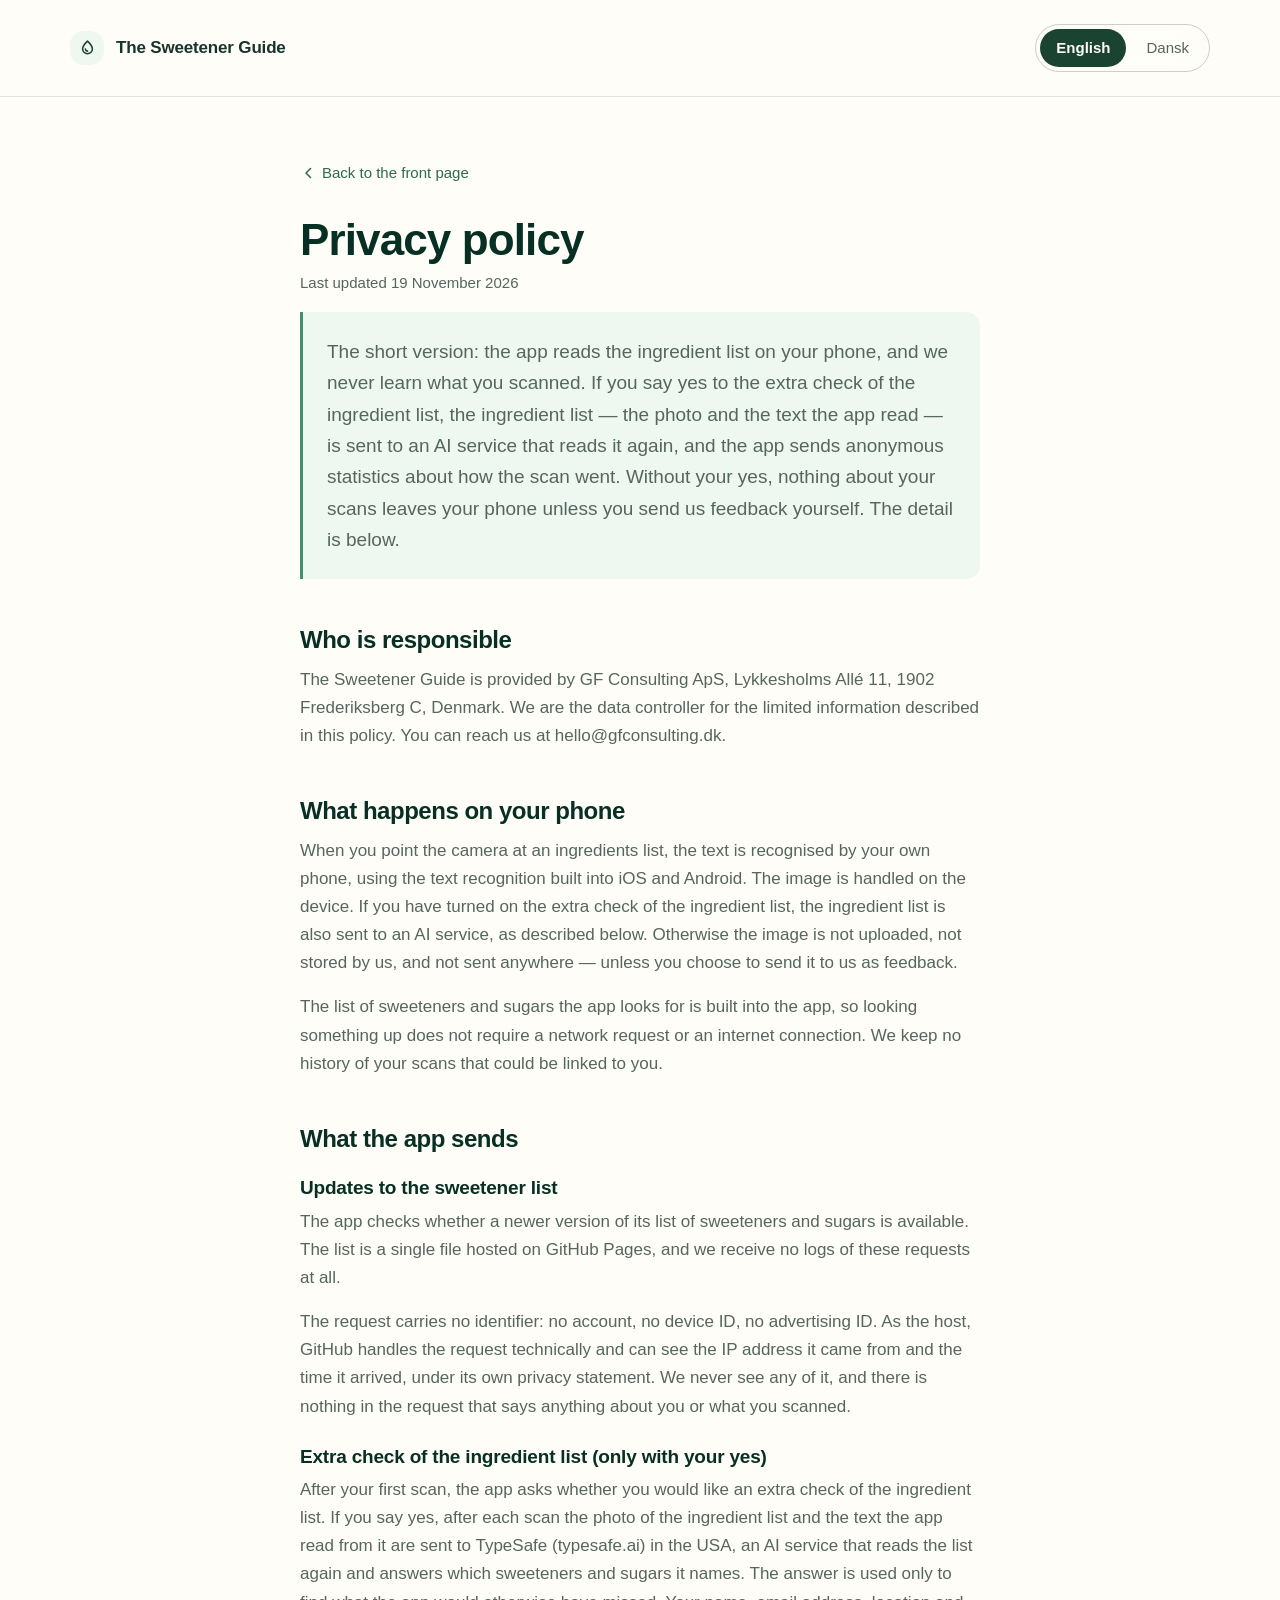
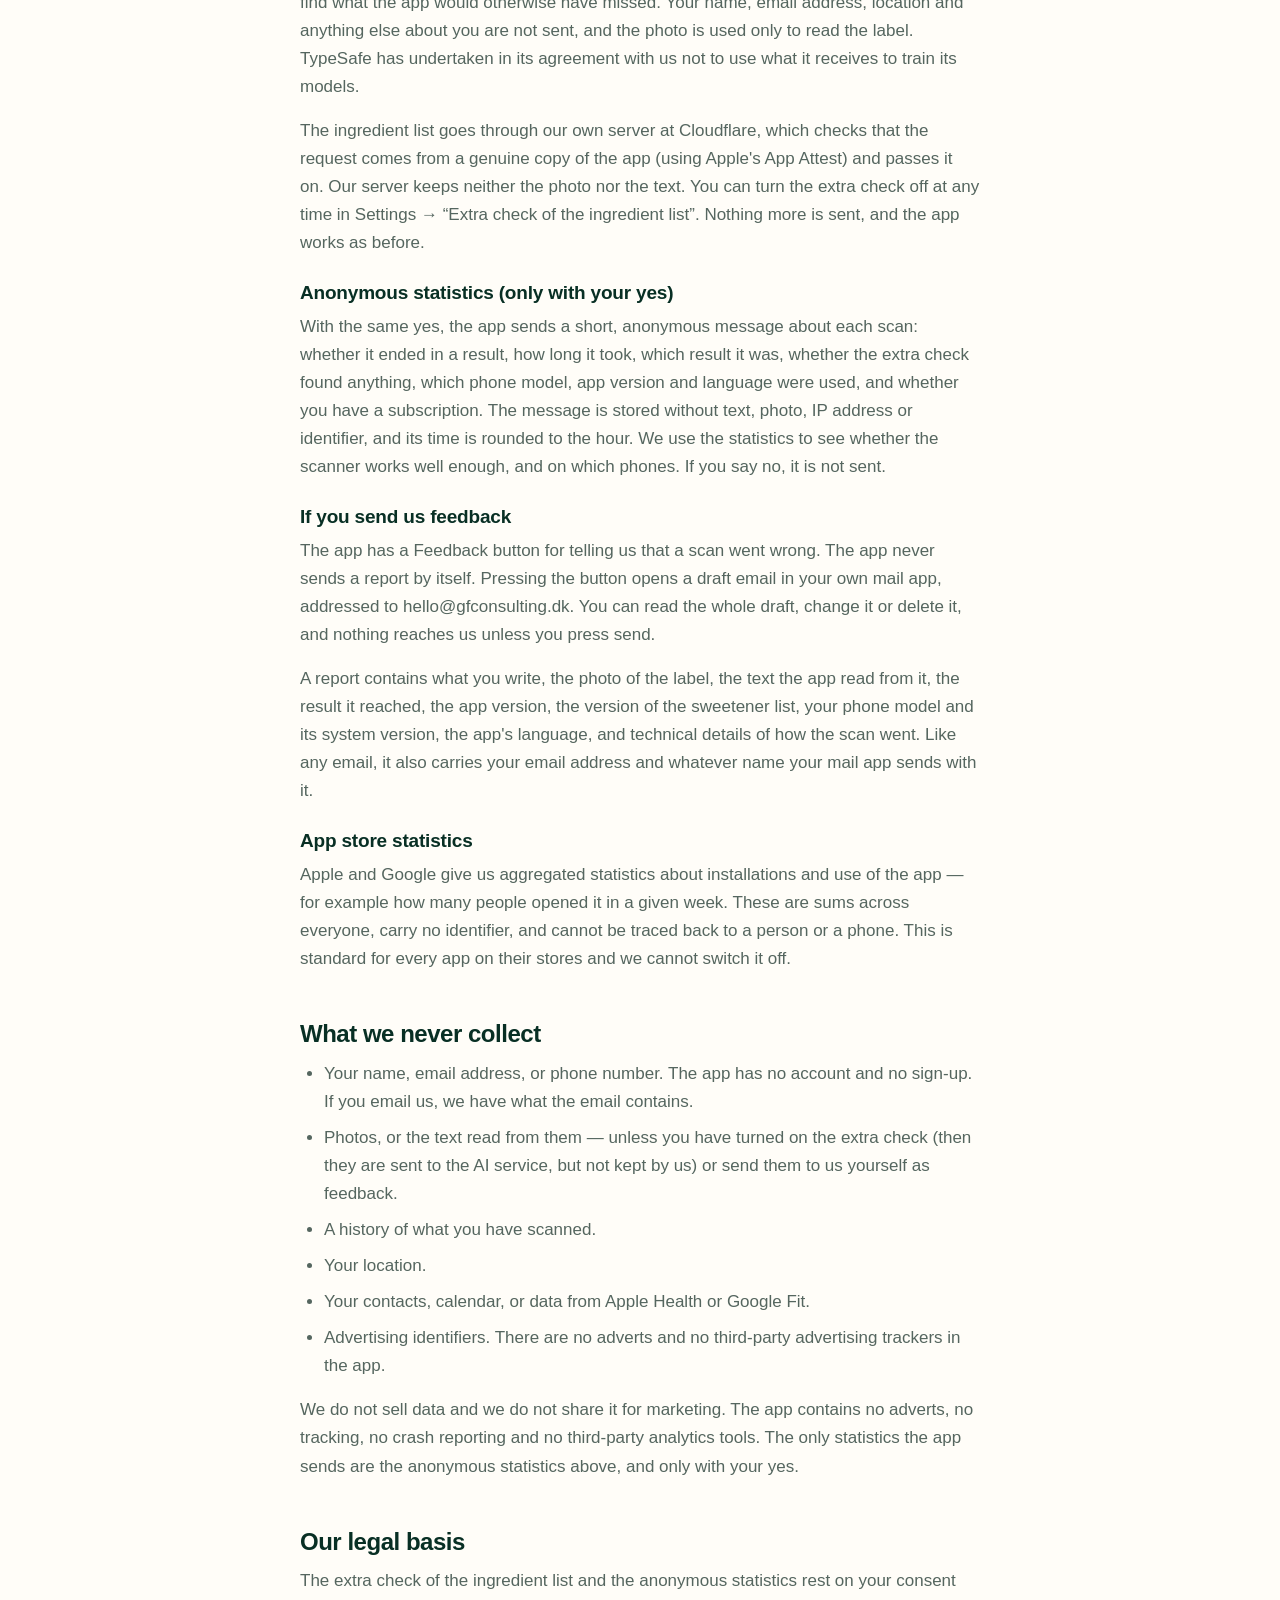
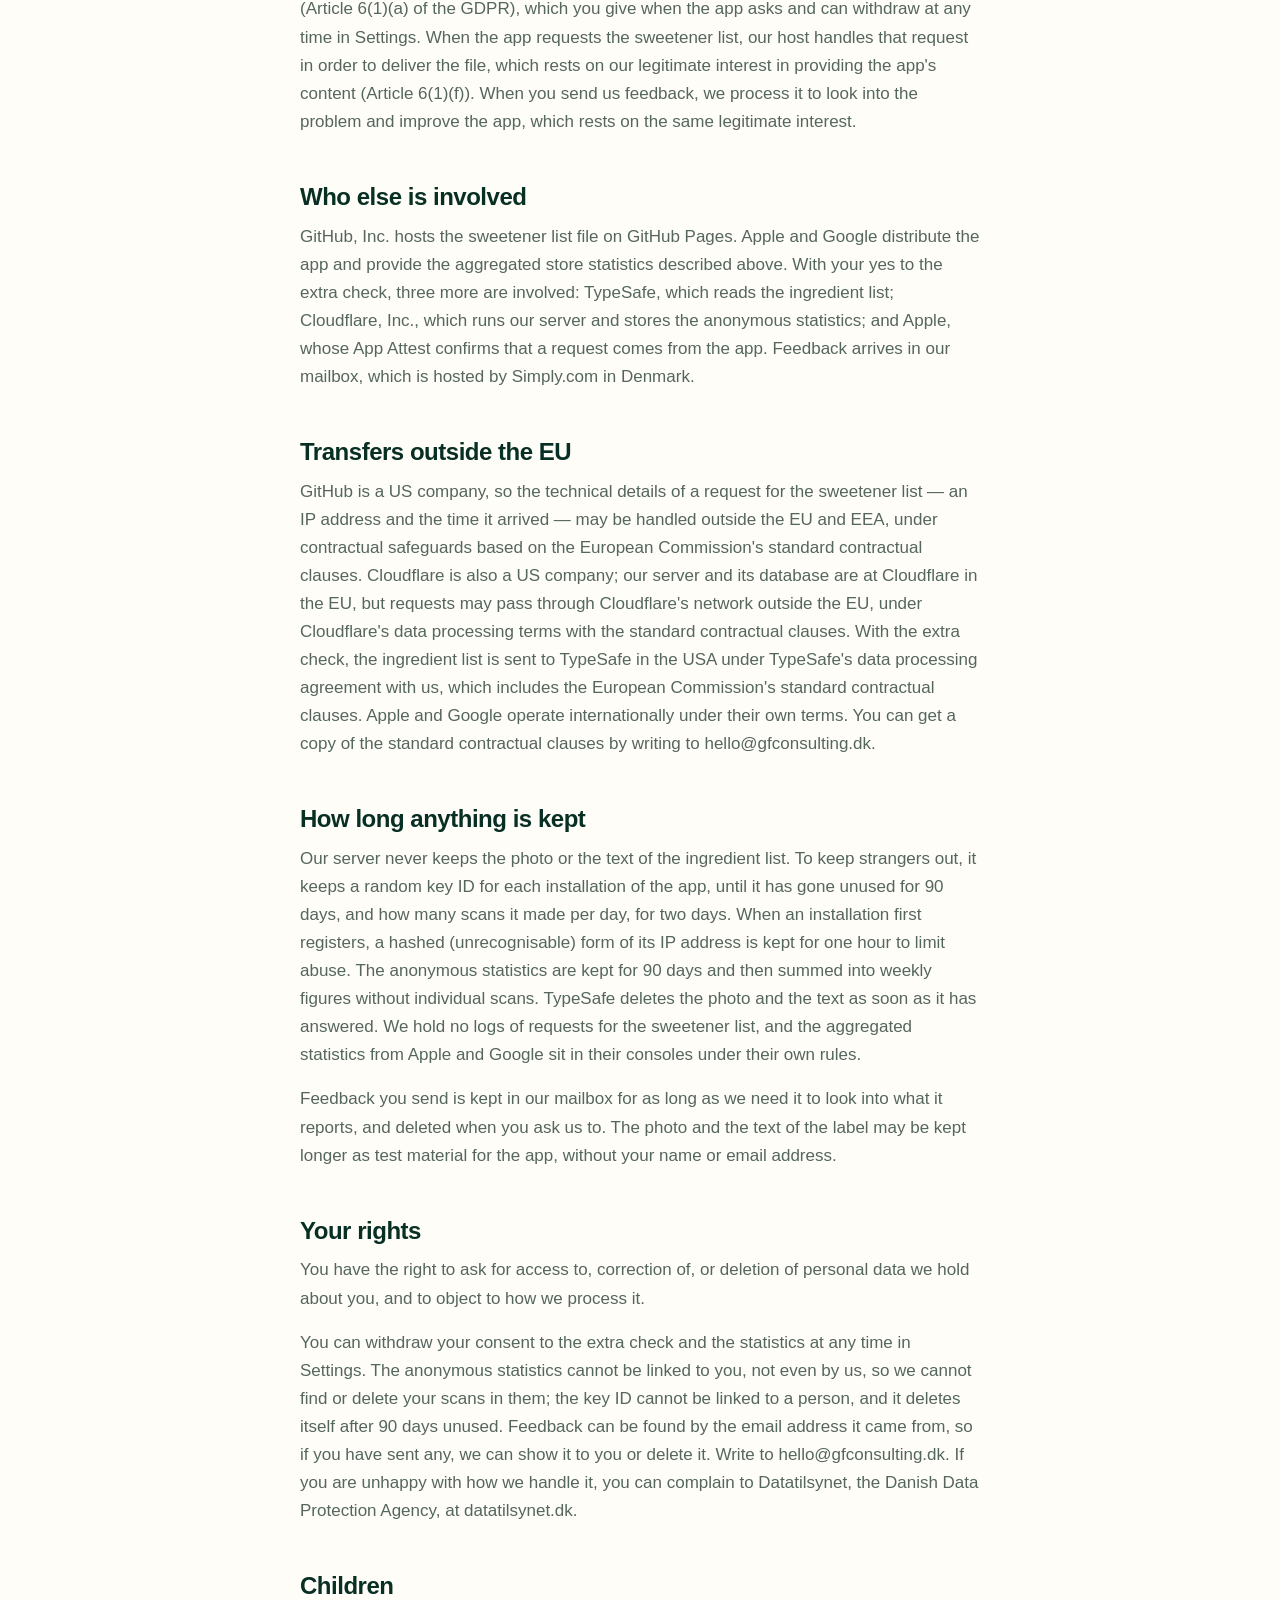
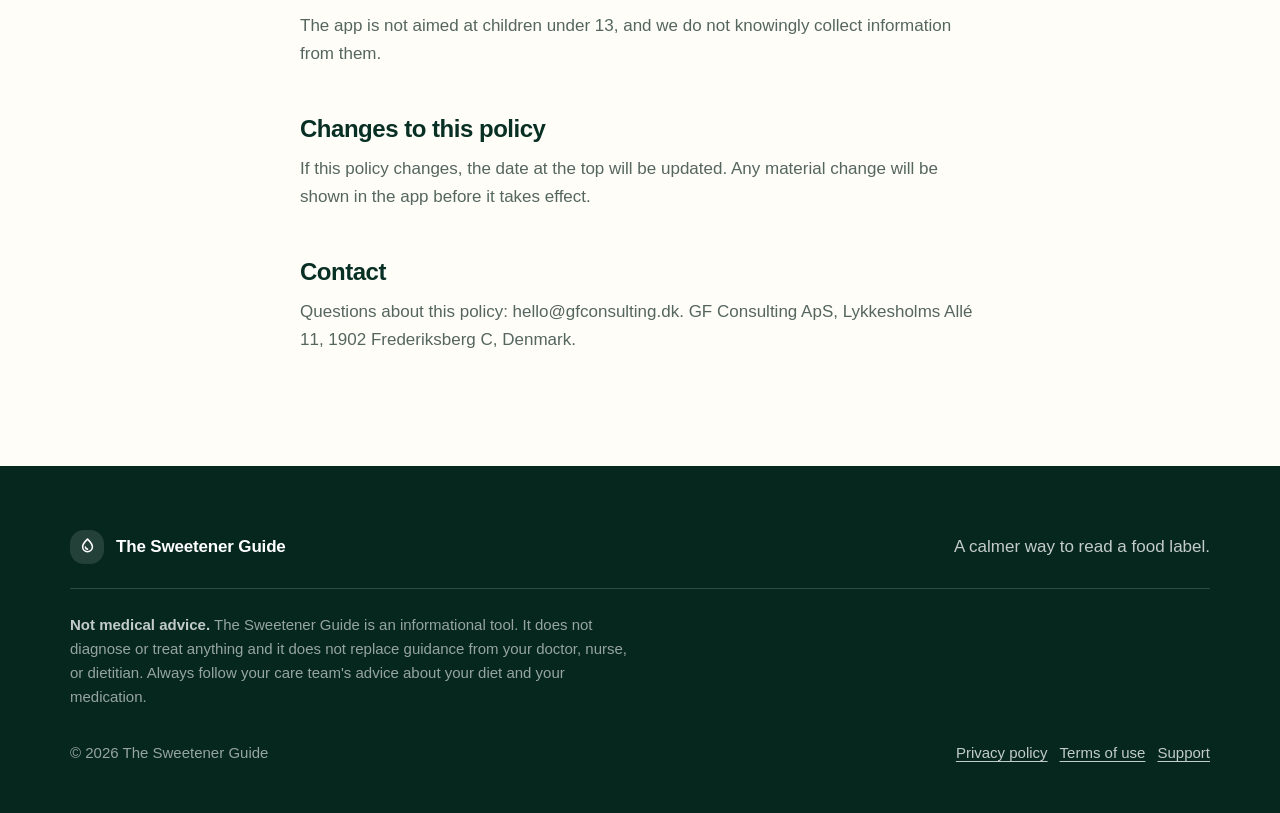
<file: privacy.html>
<!doctype html>
<html lang="en">
  <head>
    <meta charset="utf-8">
    <meta name="viewport" content="width=device-width, initial-scale=1">
    <title>Privacy policy — The Sweetener Guide</title>
    <meta
      name="description"
      content="What The Sweetener Guide does and does not collect, in plain language."
    >
    <meta name="theme-color" content="#1b4332">
    <link rel="canonical" href="https://sødeguiden.dk/privacy.html">
    <meta property="og:type" content="website">
    <meta property="og:site_name" content="The Sweetener Guide">
    <meta property="og:url" content="https://sødeguiden.dk/privacy.html">
    <meta property="og:title" content="Privacy policy — The Sweetener Guide">
    <meta
      property="og:description"
      content="What The Sweetener Guide does and does not collect, in plain language."
    >
    <meta property="og:image" content="https://sødeguiden.dk/og-image.jpg">
    <meta property="og:image:width" content="1200">
    <meta property="og:image:height" content="630">
    <meta property="og:locale" content="en_US">
    <meta property="og:locale:alternate" content="da_DK">
    <meta name="twitter:card" content="summary_large_image">
    <meta name="twitter:title" content="Privacy policy — The Sweetener Guide">
    <meta
      name="twitter:description"
      content="What The Sweetener Guide does and does not collect, in plain language."
    >
    <meta name="twitter:image" content="https://sødeguiden.dk/og-image.jpg">
    <link rel="stylesheet" href="styles.css">
  </head>
  <body>
    <header class="site-header is-solid">
      <div class="header-inner">
        <a class="brand" href="index.html">
          <span class="brand-mark" aria-hidden="true">
            <svg viewBox="0 0 24 24" fill="none" aria-hidden="true">
              <path d="M12 3.5c3.6 3.4 5.6 6.2 5.6 8.9A5.6 5.6 0 0 1 12 18a5.6 5.6 0 0 1-5.6-5.6c0-2.7 2-5.5 5.6-8.9Z" stroke="currentColor" stroke-width="1.8" stroke-linejoin="round"/>
              <path d="M9.6 12.6c.2 1.3 1.1 2.2 2.4 2.4" stroke="currentColor" stroke-width="1.8" stroke-linecap="round"/>
            </svg>
          </span>
          <span class="brand-name" data-i18n="appName">The Sweetener Guide</span>
        </a>

        <div class="header-actions">
          <div class="language-switch" role="group" aria-label="Language" data-i18n-aria="language">
            <button class="language-option is-active" type="button" data-lang-choice="en">
              English
            </button>
            <button class="language-option" type="button" data-lang-choice="da">
              Dansk
            </button>
          </div>
        </div>
      </div>
    </header>

    <main class="legal">
      <div class="legal-inner">
        <a class="back-link" href="index.html">
          <svg viewBox="0 0 24 24" fill="none" aria-hidden="true">
            <path d="M14 6l-6 6 6 6" stroke="currentColor" stroke-width="2" stroke-linecap="round" stroke-linejoin="round"/>
          </svg>
          <span data-i18n="backToSite">Back to the front page</span>
        </a>

        <h1 data-i18n="legalTitle">Privacy policy</h1>
        <p class="legal-updated" data-i18n="legalUpdated">Last updated 19 November 2026</p>

        <p class="legal-summary" data-i18n="legalSummary">
          The short version: the app reads the ingredient list on your
          phone, and we never learn what you scanned. If you say yes to
          the extra check of the ingredient list, the ingredient list —
          the photo and the text the app read — is sent to an AI service
          that reads it again, and the app sends anonymous statistics
          about how the scan went. Without your yes, nothing about your
          scans leaves your phone unless you send us feedback yourself.
          The detail is below.
        </p>

        <h2 data-i18n="s1Title">Who is responsible</h2>
        <p data-i18n="s1Body">
          The Sweetener Guide is provided by GF Consulting ApS, Lykkesholms Allé
          11, 1902 Frederiksberg C, Denmark. We are the data controller for the
          limited information described in this policy. You can reach us at
          hello@gfconsulting.dk.
        </p>

        <h2 data-i18n="s2Title">What happens on your phone</h2>
        <p data-i18n="s2Body">
          When you point the camera at an ingredients list, the text is
          recognised by your own phone, using the text recognition built
          into iOS and Android. The image is handled on the device. If
          you have turned on the extra check of the ingredient list, the
          ingredient list is also sent to an AI service, as described
          below. Otherwise the image is not uploaded, not stored by us,
          and not sent anywhere — unless you choose to send it to us as
          feedback.
        </p>
        <p data-i18n="s2Body2">
          The list of sweeteners and sugars the app looks for is built
          into the app, so looking something up does not require a
          network request or an internet connection. We keep no history
          of your scans that could be linked to you.
        </p>

        <h2 data-i18n="s3Title">What the app sends</h2>

        <h3 data-i18n="s3aTitle">Updates to the sweetener list</h3>
        <p data-i18n="s3aBody">
          The app checks whether a newer version of its list of
          sweeteners and sugars is available. The list is a single file
          hosted on GitHub Pages, and we receive no logs of these
          requests at all.
        </p>
        <p data-i18n="s3aBody2">
          The request carries no identifier: no account, no device ID, no
          advertising ID. As the host, GitHub handles the request technically
          and can see the IP address it came from and the time it arrived, under
          its own privacy statement. We never see any of it, and there is
          nothing in the request that says anything about you or what you
          scanned.
        </p>

        <h3 data-i18n="s3dTitle">Extra check of the ingredient list (only with your yes)</h3>
        <p data-i18n="s3dBody">
          After your first scan, the app asks whether you would like an
          extra check of the ingredient list. If you say yes, after each
          scan the photo of the ingredient list and the text the app
          read from it are sent to TypeSafe (typesafe.ai) in the USA, an
          AI service that reads the list again and answers which
          sweeteners and sugars it names. The answer is used only to
          find what the app would otherwise have missed. Your name,
          email address, location and anything else about you are not
          sent, and the photo is used only to read the label. TypeSafe
          has undertaken in its agreement with us not to use what it
          receives to train its models.
        </p>
        <p data-i18n="s3dBody2">
          The ingredient list goes through our own server at Cloudflare,
          which checks that the request comes from a genuine copy of the
          app (using Apple's App Attest) and passes it on. Our server
          keeps neither the photo nor the text. You can turn the extra
          check off at any time in Settings → “Extra check of the
          ingredient list”. Nothing more is sent, and the app works as
          before.
        </p>

        <h3 data-i18n="s3eTitle">Anonymous statistics (only with your yes)</h3>
        <p data-i18n="s3eBody">
          With the same yes, the app sends a short, anonymous message
          about each scan: whether it ended in a result, how long it
          took, which result it was, whether the extra check found
          anything, which phone model, app version and language were
          used, and whether you have a subscription. The message is
          stored without text, photo, IP address or identifier, and its
          time is rounded to the hour. We use the statistics to see
          whether the scanner works well enough, and on which phones. If
          you say no, it is not sent.
        </p>

        <h3 data-i18n="s3cTitle">If you send us feedback</h3>
        <p data-i18n="s3cBody">
          The app has a Feedback button for telling us that a scan went wrong.
          The app never sends a report by itself. Pressing the button opens a
          draft email in your own mail app, addressed to hello@gfconsulting.dk.
          You can read the whole draft, change it or delete it, and nothing
          reaches us unless you press send.
        </p>
        <p data-i18n="s3cBody2">
          A report contains what you write, the photo of the label, the text the
          app read from it, the result it reached, the app version, the version
          of the sweetener list, your phone model and its system version, the
          app's language, and technical details of how the scan went. Like any
          email, it also carries your email address and whatever name your mail
          app sends with it.
        </p>

        <h3 data-i18n="s3bTitle">App store statistics</h3>
        <p data-i18n="s3bBody">
          Apple and Google give us aggregated statistics about installations and
          use of the app — for example how many people opened it in a given
          week. These are sums across everyone, carry no identifier, and cannot
          be traced back to a person or a phone. This is standard for every app
          on their stores and we cannot switch it off.
        </p>

        <h2 data-i18n="s4Title">What we never collect</h2>
        <ul>
          <li data-i18n="s4Item1">
            Your name, email address, or phone number. The app has no account
            and no sign-up. If you email us, we have what the email contains.
          </li>
          <li data-i18n="s4Item2">
            Photos, or the text read from them — unless you have turned
            on the extra check (then they are sent to the AI service,
            but not kept by us) or send them to us yourself as feedback.
          </li>
          <li data-i18n="s4Item3">A history of what you have scanned.</li>
          <li data-i18n="s4Item4">Your location.</li>
          <li data-i18n="s4Item5">
            Your contacts, calendar, or data from Apple Health or Google Fit.
          </li>
          <li data-i18n="s4Item6">
            Advertising identifiers. There are no adverts and no third-party
            advertising trackers in the app.
          </li>
        </ul>
        <p data-i18n="s4Body">
          We do not sell data and we do not share it for marketing. The
          app contains no adverts, no tracking, no crash reporting and
          no third-party analytics tools. The only statistics the app
          sends are the anonymous statistics above, and only with your
          yes.
        </p>

        <h2 data-i18n="s5Title">Our legal basis</h2>
        <p data-i18n="s5Body">
          The extra check of the ingredient list and the anonymous
          statistics rest on your consent (Article 6(1)(a) of the GDPR),
          which you give when the app asks and can withdraw at any time
          in Settings. When the app requests the sweetener list, our
          host handles that request in order to deliver the file, which
          rests on our legitimate interest in providing the app's
          content (Article 6(1)(f)). When you send us feedback, we
          process it to look into the problem and improve the app, which
          rests on the same legitimate interest.
        </p>

        <h2 data-i18n="s6Title">Who else is involved</h2>
        <p data-i18n="s6Body">
          GitHub, Inc. hosts the sweetener list file on GitHub Pages.
          Apple and Google distribute the app and provide the aggregated
          store statistics described above. With your yes to the extra
          check, three more are involved: TypeSafe, which reads the
          ingredient list; Cloudflare, Inc., which runs our server and
          stores the anonymous statistics; and Apple, whose App Attest
          confirms that a request comes from the app. Feedback arrives
          in our mailbox, which is hosted by Simply.com in Denmark.
        </p>

        <h2 data-i18n="s6bTitle">Transfers outside the EU</h2>
        <p data-i18n="s6bBody">
          GitHub is a US company, so the technical details of a request
          for the sweetener list — an IP address and the time it arrived
          — may be handled outside the EU and EEA, under contractual
          safeguards based on the European Commission's standard
          contractual clauses. Cloudflare is also a US company; our
          server and its database are at Cloudflare in the EU, but
          requests may pass through Cloudflare's network outside the EU,
          under Cloudflare's data processing terms with the standard
          contractual clauses. With the extra check, the ingredient list
          is sent to TypeSafe in the USA under TypeSafe's data
          processing agreement with us, which includes the European
          Commission's standard contractual clauses. Apple and Google
          operate internationally under their own terms. You can get a
          copy of the standard contractual clauses by writing to
          hello@gfconsulting.dk.
        </p>

        <h2 data-i18n="s7Title">How long anything is kept</h2>
        <p data-i18n="s7Body">
          Our server never keeps the photo or the text of the ingredient
          list. To keep strangers out, it keeps a random key ID for each
          installation of the app, until it has gone unused for 90 days,
          and how many scans it made per day, for two days. When an
          installation first registers, a hashed (unrecognisable) form
          of its IP address is kept for one hour to limit abuse. The
          anonymous statistics are kept for 90 days and then summed into
          weekly figures without individual scans. TypeSafe deletes the
          photo and the text as soon as it has answered. We hold no logs
          of requests for the sweetener list, and the aggregated
          statistics from Apple and Google sit in their consoles under
          their own rules.
        </p>
        <p data-i18n="s7Body2">
          Feedback you send is kept in our mailbox for as long as we need it to
          look into what it reports, and deleted when you ask us to. The photo
          and the text of the label may be kept longer as test material for the
          app, without your name or email address.
        </p>

        <h2 data-i18n="s8Title">Your rights</h2>
        <p data-i18n="s8Body">
          You have the right to ask for access to, correction of, or deletion of
          personal data we hold about you, and to object to how we process it.
        </p>
        <p data-i18n="s8Body2">
          You can withdraw your consent to the extra check and the
          statistics at any time in Settings. The anonymous statistics
          cannot be linked to you, not even by us, so we cannot find or
          delete your scans in them; the key ID cannot be linked to a
          person, and it deletes itself after 90 days unused. Feedback
          can be found by the email address it came from, so if you have
          sent any, we can show it to you or delete it. Write to
          hello@gfconsulting.dk. If you are unhappy with how we handle
          it, you can complain to Datatilsynet, the Danish Data
          Protection Agency, at datatilsynet.dk.
        </p>

        <h2 data-i18n="s9Title">Children</h2>
        <p data-i18n="s9Body">
          The app is not aimed at children under 13, and we do not knowingly
          collect information from them.
        </p>

        <h2 data-i18n="s10Title">Changes to this policy</h2>
        <p data-i18n="s10Body">
          If this policy changes, the date at the top will be updated. Any
          material change will be shown in the app before it takes effect.
        </p>

        <h2 data-i18n="s11Title">Contact</h2>
        <p data-i18n="s11Body">
          Questions about this policy: hello@gfconsulting.dk. GF Consulting
          ApS, Lykkesholms Allé 11, 1902 Frederiksberg C, Denmark.
        </p>
      </div>
    </main>

    <footer class="site-footer">
      <div class="section-inner">
        <div class="footer-top">
          <a class="brand" href="index.html">
            <span class="brand-mark" aria-hidden="true">
              <svg viewBox="0 0 24 24" fill="none" aria-hidden="true">
                <path d="M12 3.5c3.6 3.4 5.6 6.2 5.6 8.9A5.6 5.6 0 0 1 12 18a5.6 5.6 0 0 1-5.6-5.6c0-2.7 2-5.5 5.6-8.9Z" stroke="currentColor" stroke-width="1.8" stroke-linejoin="round"/>
                <path d="M9.6 12.6c.2 1.3 1.1 2.2 2.4 2.4" stroke="currentColor" stroke-width="1.8" stroke-linecap="round"/>
              </svg>
            </span>
            <span class="brand-name" data-i18n="appName">The Sweetener Guide</span>
          </a>
          <p class="footer-tagline" data-i18n="footerTagline">
            A calmer way to read a food label.
          </p>
        </div>

        <p class="disclaimer">
          <strong data-i18n="disclaimerTitle">Not medical advice.</strong>
          <span data-i18n="disclaimerText">
            The Sweetener Guide is an informational tool. It does not diagnose
            or treat anything and it does not replace guidance from your doctor,
            nurse, or dietitian. Always follow your care team's advice about
            your diet and your medication.
          </span>
        </p>

        <div class="footer-bottom">
          <p class="copyright" data-i18n="copyright">
            © 2026 The Sweetener Guide
          </p>
          <div class="footer-links">
            <a class="footer-link" href="privacy.html" data-i18n="privacyLink">
              Privacy policy
            </a>
            <a class="footer-link" href="terms.html" data-i18n="termsLink">
              Terms of use
            </a>
            <a class="footer-link" href="support.html" data-i18n="supportLink">
              Support
            </a>
          </div>
        </div>
      </div>
    </footer>

    <script src="privacy-i18n.js"></script>
    <script src="script.js"></script>
  </body>
</html>
</file>
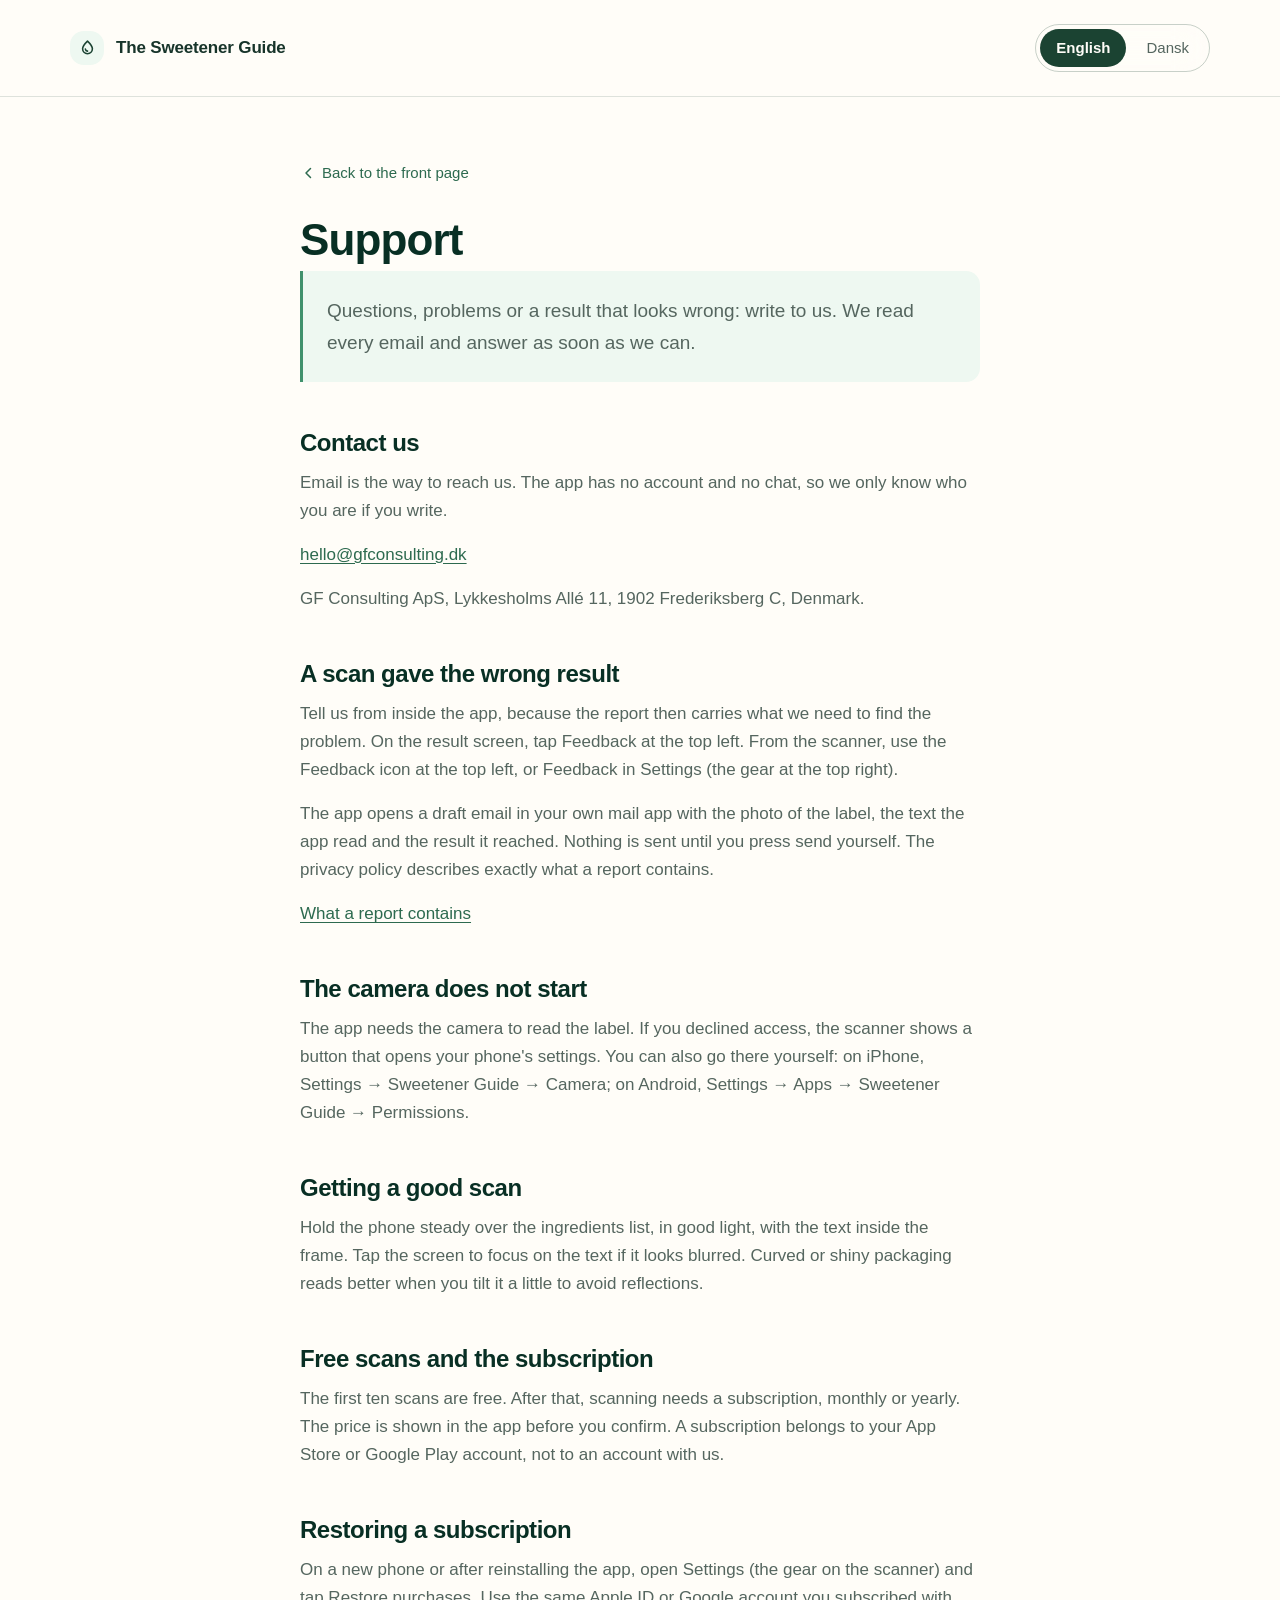
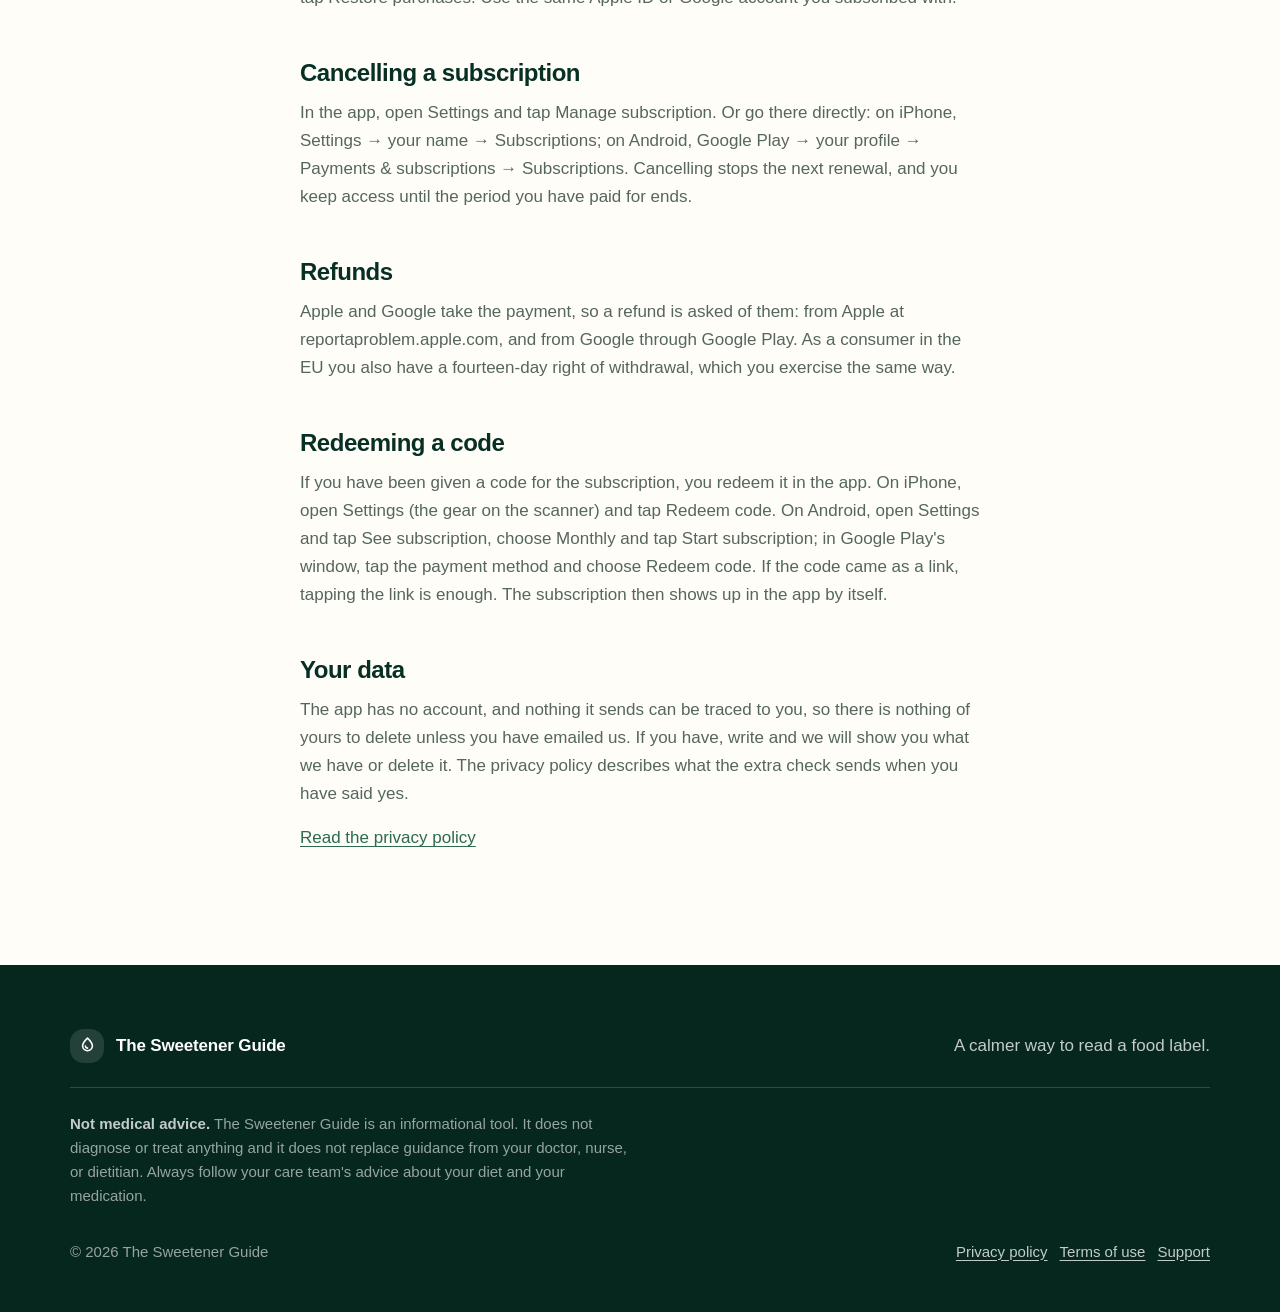
<file: support.html>
<!doctype html>
<html lang="en">
  <head>
    <meta charset="utf-8">
    <meta name="viewport" content="width=device-width, initial-scale=1">
    <title>Support — The Sweetener Guide</title>
    <meta
      name="description"
      content="How to reach us, report a wrong result, and manage your subscription to The Sweetener Guide."
    >
    <meta name="theme-color" content="#1b4332">
    <link rel="canonical" href="https://sødeguiden.dk/support.html">
    <meta property="og:type" content="website">
    <meta property="og:site_name" content="The Sweetener Guide">
    <meta property="og:url" content="https://sødeguiden.dk/support.html">
    <meta property="og:title" content="Support — The Sweetener Guide">
    <meta
      property="og:description"
      content="How to reach us, report a wrong result, and manage your subscription to The Sweetener Guide."
    >
    <meta property="og:image" content="https://sødeguiden.dk/og-image.jpg">
    <meta property="og:image:width" content="1200">
    <meta property="og:image:height" content="630">
    <meta property="og:locale" content="en_US">
    <meta property="og:locale:alternate" content="da_DK">
    <meta name="twitter:card" content="summary_large_image">
    <meta name="twitter:title" content="Support — The Sweetener Guide">
    <meta
      name="twitter:description"
      content="How to reach us, report a wrong result, and manage your subscription to The Sweetener Guide."
    >
    <meta name="twitter:image" content="https://sødeguiden.dk/og-image.jpg">
    <link rel="stylesheet" href="styles.css">
  </head>
  <body>
    <header class="site-header is-solid">
      <div class="header-inner">
        <a class="brand" href="index.html">
          <span class="brand-mark" aria-hidden="true">
            <svg viewBox="0 0 24 24" fill="none" aria-hidden="true">
              <path d="M12 3.5c3.6 3.4 5.6 6.2 5.6 8.9A5.6 5.6 0 0 1 12 18a5.6 5.6 0 0 1-5.6-5.6c0-2.7 2-5.5 5.6-8.9Z" stroke="currentColor" stroke-width="1.8" stroke-linejoin="round"/>
              <path d="M9.6 12.6c.2 1.3 1.1 2.2 2.4 2.4" stroke="currentColor" stroke-width="1.8" stroke-linecap="round"/>
            </svg>
          </span>
          <span class="brand-name" data-i18n="appName">The Sweetener Guide</span>
        </a>

        <div class="header-actions">
          <div class="language-switch" role="group" aria-label="Language" data-i18n-aria="language">
            <button class="language-option is-active" type="button" data-lang-choice="en">
              English
            </button>
            <button class="language-option" type="button" data-lang-choice="da">
              Dansk
            </button>
          </div>
        </div>
      </div>
    </header>

    <main class="legal">
      <div class="legal-inner">
        <a class="back-link" href="index.html">
          <svg viewBox="0 0 24 24" fill="none" aria-hidden="true">
            <path d="M14 6l-6 6 6 6" stroke="currentColor" stroke-width="2" stroke-linecap="round" stroke-linejoin="round"/>
          </svg>
          <span data-i18n="backToSite">Back to the front page</span>
        </a>

        <h1 data-i18n="legalTitle">Support</h1>

        <p class="legal-summary" data-i18n="legalSummary">
          Questions, problems or a result that looks wrong: write to us. We read
          every email and answer as soon as we can.
        </p>

        <h2 data-i18n="contactTitle">Contact us</h2>
        <p data-i18n="contactBody">
          Email is the way to reach us. The app has no account and no chat, so
          we only know who you are if you write.
        </p>
        <p>
          <a class="legal-link" href="mailto:hello@gfconsulting.dk">hello@gfconsulting.dk</a>
        </p>
        <p data-i18n="contactCompany">
          GF Consulting ApS, Lykkesholms Allé 11, 1902 Frederiksberg C, Denmark.
        </p>

        <h2 data-i18n="q1Title">A scan gave the wrong result</h2>
        <p data-i18n="q1Body">
          Tell us from inside the app, because the report then carries what we
          need to find the problem. On the result screen, tap Feedback at the
          top left. From the scanner, use the Feedback icon at the top left, or
          Feedback in Settings (the gear at the top right).
        </p>
        <p data-i18n="q1Body2">
          The app opens a draft email in your own mail app with the photo of the
          label, the text the app read and the result it reached. Nothing is
          sent until you press send yourself. The privacy policy describes
          exactly what a report contains.
        </p>
        <p>
          <a class="legal-link" href="privacy.html" data-i18n="q1Link">
            What a report contains
          </a>
        </p>

        <h2 data-i18n="q2Title">The camera does not start</h2>
        <p data-i18n="q2Body">
          The app needs the camera to read the label. If you declined access,
          the scanner shows a button that opens your phone's settings. You can
          also go there yourself: on iPhone, Settings → Sweetener Guide →
          Camera; on Android, Settings → Apps → Sweetener Guide → Permissions.
        </p>

        <h2 data-i18n="q3Title">Getting a good scan</h2>
        <p data-i18n="q3Body">
          Hold the phone steady over the ingredients list, in good light, with
          the text inside the frame. Tap the screen to focus on the text if it
          looks blurred. Curved or shiny packaging reads better when you tilt it
          a little to avoid reflections.
        </p>

        <h2 data-i18n="q4Title">Free scans and the subscription</h2>
        <p data-i18n="q4Body">
          The first ten scans are free. After that, scanning needs a
          subscription, monthly or yearly. The price is shown in the app before
          you confirm. A subscription belongs to your App Store or Google Play
          account, not to an account with us.
        </p>

        <h2 data-i18n="q5Title">Restoring a subscription</h2>
        <p data-i18n="q5Body">
          On a new phone or after reinstalling the app, open Settings (the gear
          on the scanner) and tap Restore purchases. Use the same Apple ID or
          Google account you subscribed with.
        </p>

        <h2 data-i18n="q6Title">Cancelling a subscription</h2>
        <p data-i18n="q6Body">
          In the app, open Settings and tap Manage subscription. Or go there
          directly: on iPhone, Settings → your name → Subscriptions; on Android,
          Google Play → your profile → Payments & subscriptions → Subscriptions.
          Cancelling stops the next renewal, and you keep access until the
          period you have paid for ends.
        </p>

        <h2 data-i18n="q7Title">Refunds</h2>
        <p data-i18n="q7Body">
          Apple and Google take the payment, so a refund is asked of them: from
          Apple at reportaproblem.apple.com, and from Google through Google
          Play. As a consumer in the EU you also have a fourteen-day right of
          withdrawal, which you exercise the same way.
        </p>

        <h2 data-i18n="q8Title">Redeeming a code</h2>
        <p data-i18n="q8Body">
          If you have been given a code for the subscription, you redeem it in
          the app. On iPhone, open Settings (the gear on the scanner) and tap
          Redeem code. On Android, open Settings and tap See subscription,
          choose Monthly and tap Start subscription; in Google Play's window,
          tap the payment method and choose Redeem code. If the code came as a
          link, tapping the link is enough. The subscription then shows up in
          the app by itself.
        </p>

        <h2 data-i18n="q9Title">Your data</h2>
        <p data-i18n="q9Body">
          The app has no account, and nothing it sends can be traced to you,
          so there is nothing of yours to delete unless you have emailed us.
          If you have, write and we will show you what we have or delete it.
          The privacy policy describes what the extra check sends when you
          have said yes.
        </p>
        <p>
          <a class="legal-link" href="privacy.html" data-i18n="q9Link">
            Read the privacy policy
          </a>
        </p>
      </div>
    </main>

    <footer class="site-footer">
      <div class="section-inner">
        <div class="footer-top">
          <a class="brand" href="index.html">
            <span class="brand-mark" aria-hidden="true">
              <svg viewBox="0 0 24 24" fill="none" aria-hidden="true">
                <path d="M12 3.5c3.6 3.4 5.6 6.2 5.6 8.9A5.6 5.6 0 0 1 12 18a5.6 5.6 0 0 1-5.6-5.6c0-2.7 2-5.5 5.6-8.9Z" stroke="currentColor" stroke-width="1.8" stroke-linejoin="round"/>
                <path d="M9.6 12.6c.2 1.3 1.1 2.2 2.4 2.4" stroke="currentColor" stroke-width="1.8" stroke-linecap="round"/>
              </svg>
            </span>
            <span class="brand-name" data-i18n="appName">The Sweetener Guide</span>
          </a>
          <p class="footer-tagline" data-i18n="footerTagline">
            A calmer way to read a food label.
          </p>
        </div>

        <p class="disclaimer">
          <strong data-i18n="disclaimerTitle">Not medical advice.</strong>
          <span data-i18n="disclaimerText">
            The Sweetener Guide is an informational tool. It does not diagnose
            or treat anything and it does not replace guidance from your doctor,
            nurse, or dietitian. Always follow your care team's advice about
            your diet and your medication.
          </span>
        </p>

        <div class="footer-bottom">
          <p class="copyright" data-i18n="copyright">
            © 2026 The Sweetener Guide
          </p>
          <div class="footer-links">
            <a class="footer-link" href="privacy.html" data-i18n="privacyLink">
              Privacy policy
            </a>
            <a class="footer-link" href="terms.html" data-i18n="termsLink">
              Terms of use
            </a>
            <a class="footer-link" href="support.html" data-i18n="supportLink">
              Support
            </a>
          </div>
        </div>
      </div>
    </footer>

    <script src="support-i18n.js"></script>
    <script src="script.js"></script>
  </body>
</html>
</file>
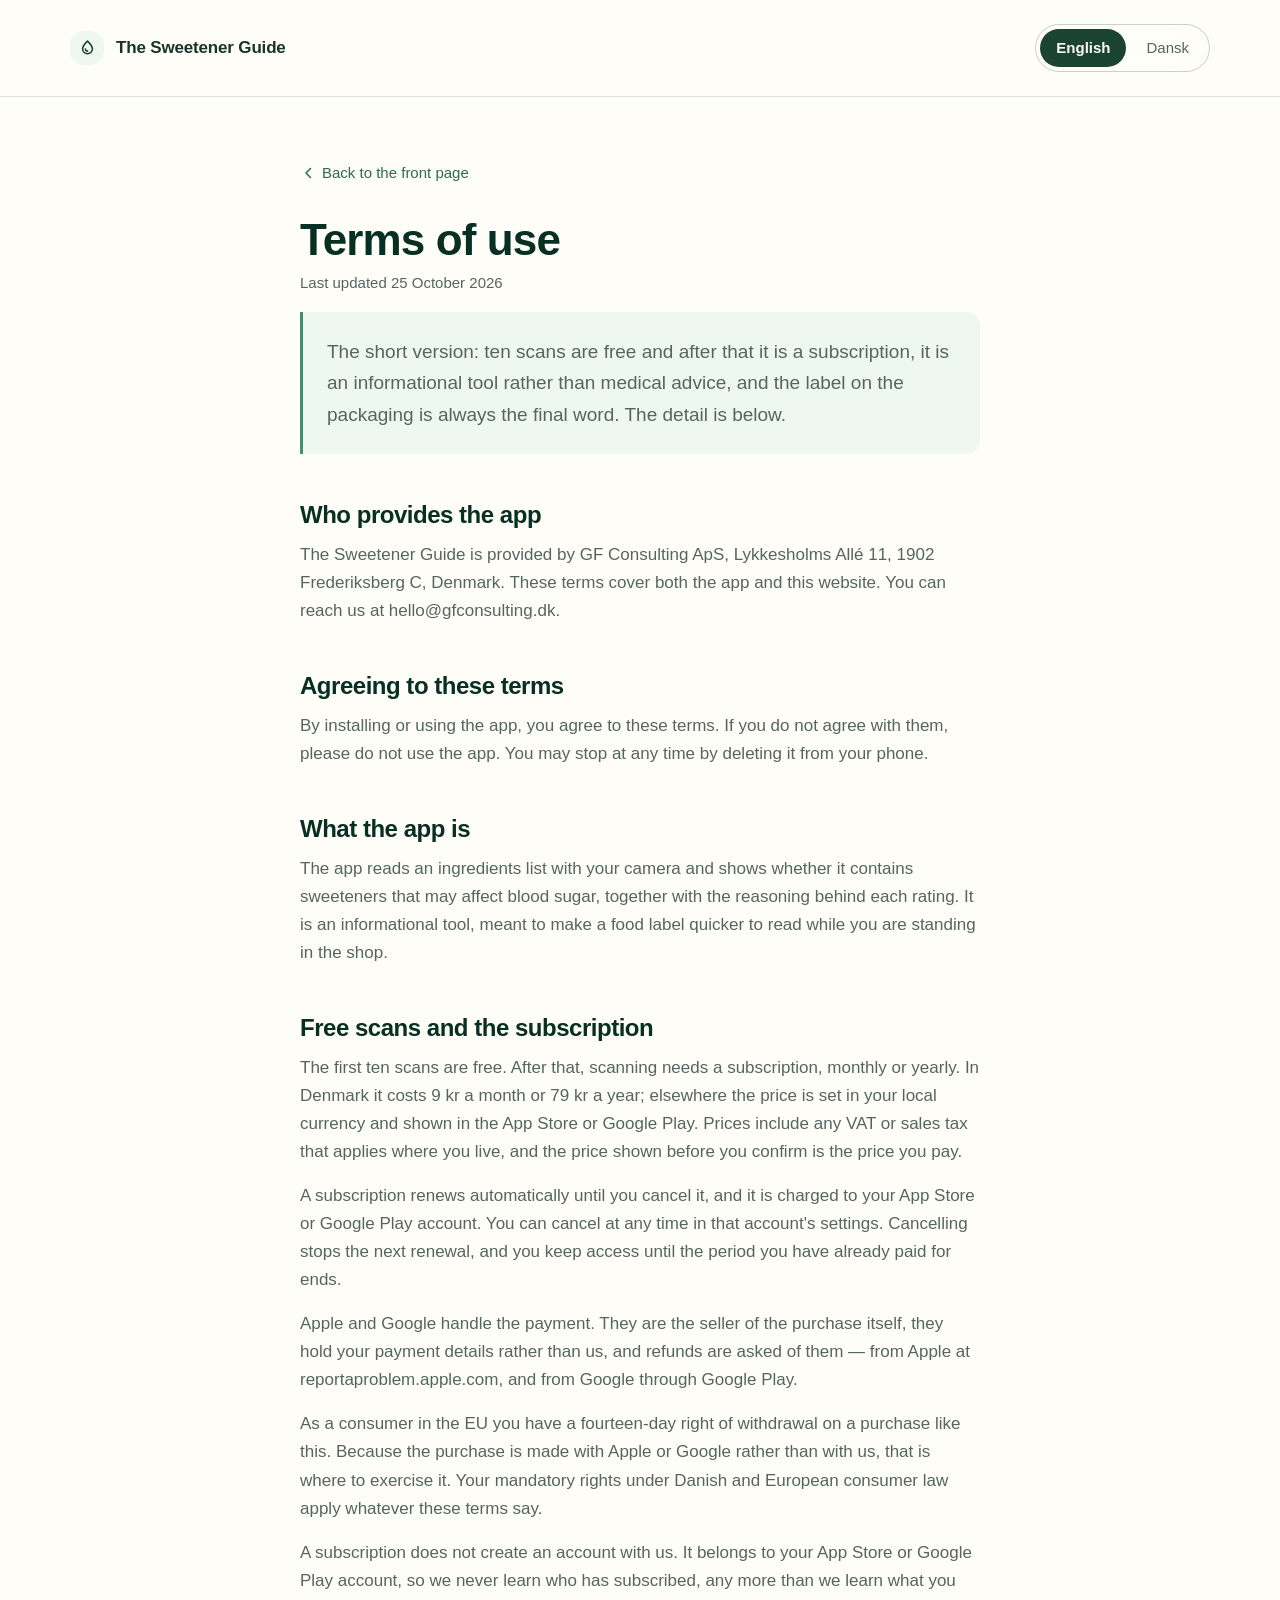
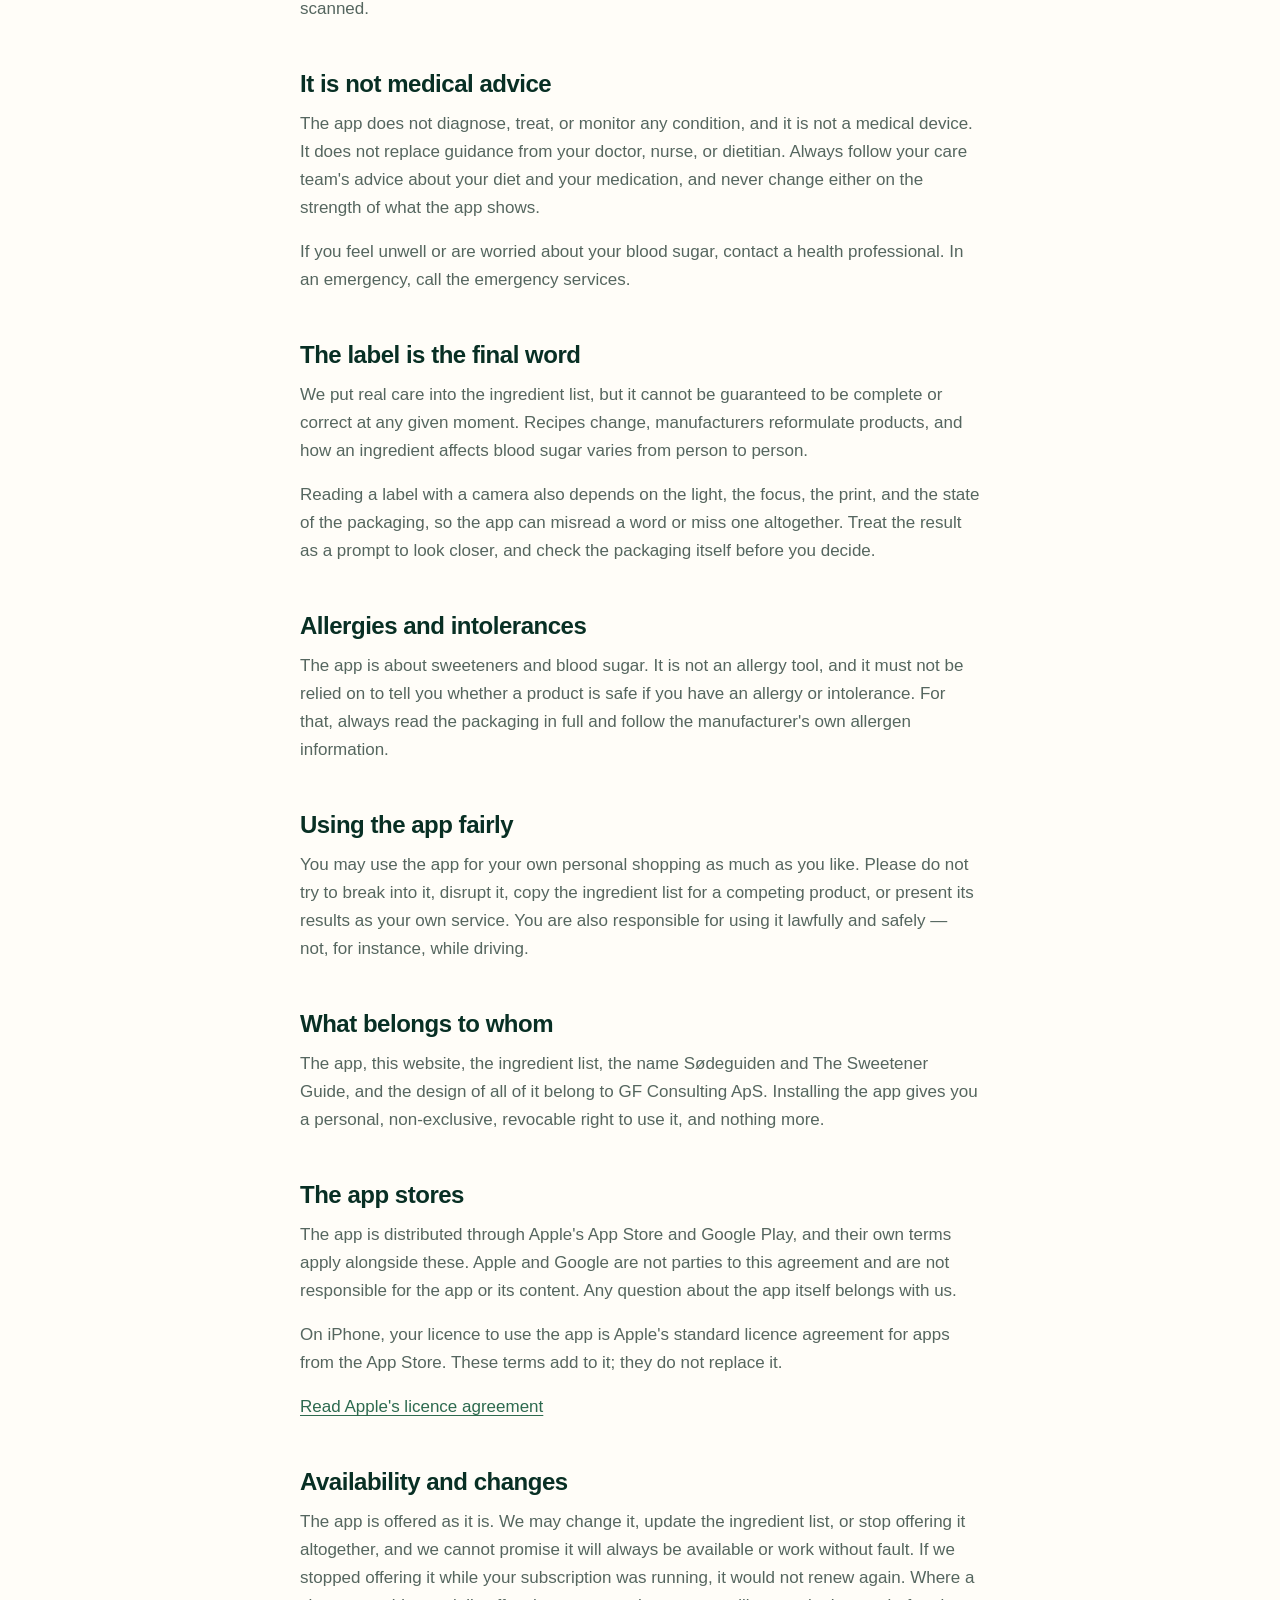
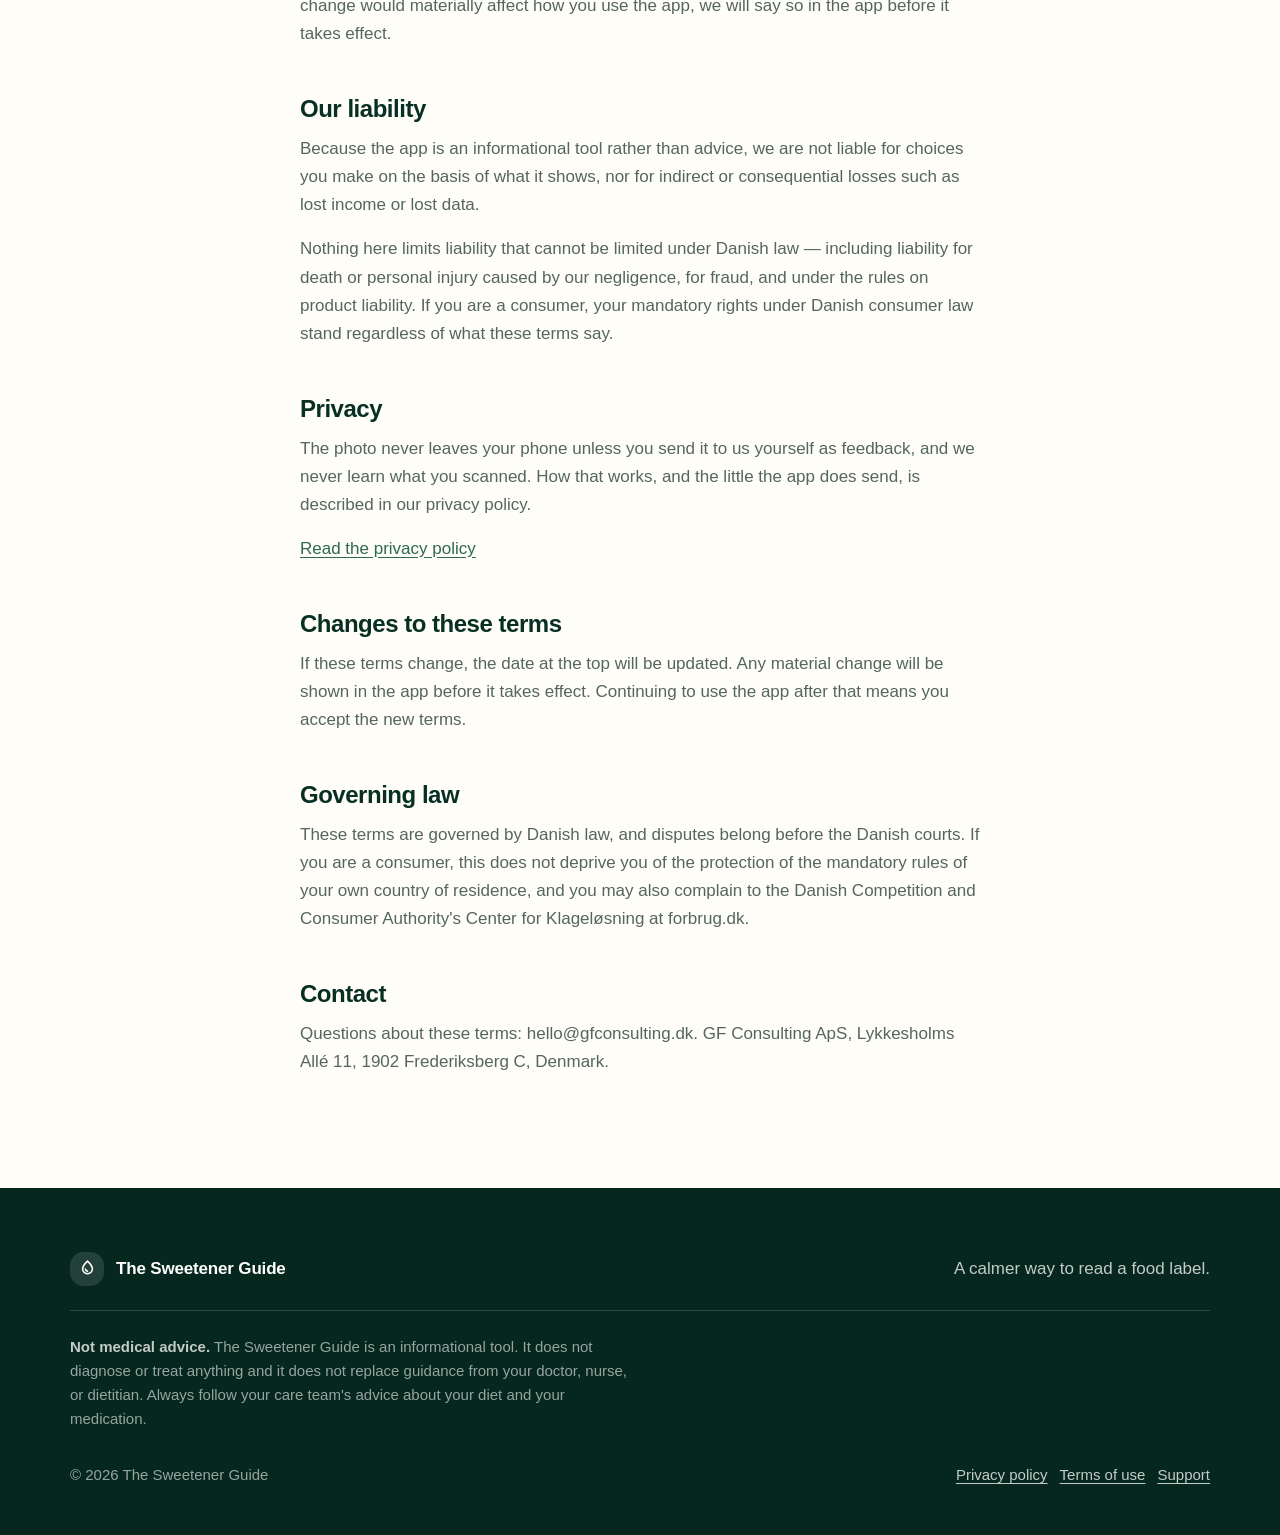
<file: terms.html>
<!doctype html>
<html lang="en">
  <head>
    <meta charset="utf-8">
    <meta name="viewport" content="width=device-width, initial-scale=1">
    <title>Terms of use — The Sweetener Guide</title>
    <meta
      name="description"
      content="The terms for using The Sweetener Guide app and this website, in plain language."
    >
    <meta name="theme-color" content="#1b4332">
    <link rel="canonical" href="https://sødeguiden.dk/terms.html">
    <meta property="og:type" content="website">
    <meta property="og:site_name" content="The Sweetener Guide">
    <meta property="og:url" content="https://sødeguiden.dk/terms.html">
    <meta property="og:title" content="Terms of use — The Sweetener Guide">
    <meta
      property="og:description"
      content="The terms for using The Sweetener Guide app and this website, in plain language."
    >
    <meta property="og:image" content="https://sødeguiden.dk/og-image.jpg">
    <meta property="og:image:width" content="1200">
    <meta property="og:image:height" content="630">
    <meta property="og:locale" content="en_US">
    <meta property="og:locale:alternate" content="da_DK">
    <meta name="twitter:card" content="summary_large_image">
    <meta name="twitter:title" content="Terms of use — The Sweetener Guide">
    <meta
      name="twitter:description"
      content="The terms for using The Sweetener Guide app and this website, in plain language."
    >
    <meta name="twitter:image" content="https://sødeguiden.dk/og-image.jpg">
    <link rel="stylesheet" href="styles.css">
  </head>
  <body>
    <header class="site-header is-solid">
      <div class="header-inner">
        <a class="brand" href="index.html">
          <span class="brand-mark" aria-hidden="true">
            <svg viewBox="0 0 24 24" fill="none" aria-hidden="true">
              <path d="M12 3.5c3.6 3.4 5.6 6.2 5.6 8.9A5.6 5.6 0 0 1 12 18a5.6 5.6 0 0 1-5.6-5.6c0-2.7 2-5.5 5.6-8.9Z" stroke="currentColor" stroke-width="1.8" stroke-linejoin="round"/>
              <path d="M9.6 12.6c.2 1.3 1.1 2.2 2.4 2.4" stroke="currentColor" stroke-width="1.8" stroke-linecap="round"/>
            </svg>
          </span>
          <span class="brand-name" data-i18n="appName">The Sweetener Guide</span>
        </a>

        <div class="header-actions">
          <div class="language-switch" role="group" aria-label="Language" data-i18n-aria="language">
            <button class="language-option is-active" type="button" data-lang-choice="en">
              English
            </button>
            <button class="language-option" type="button" data-lang-choice="da">
              Dansk
            </button>
          </div>
        </div>
      </div>
    </header>

    <main class="legal">
      <div class="legal-inner">
        <a class="back-link" href="index.html">
          <svg viewBox="0 0 24 24" fill="none" aria-hidden="true">
            <path d="M14 6l-6 6 6 6" stroke="currentColor" stroke-width="2" stroke-linecap="round" stroke-linejoin="round"/>
          </svg>
          <span data-i18n="backToSite">Back to the front page</span>
        </a>

        <h1 data-i18n="legalTitle">Terms of use</h1>
        <p class="legal-updated" data-i18n="legalUpdated">Last updated 25 October 2026</p>

        <p class="legal-summary" data-i18n="legalSummary">
          The short version: ten scans are free and after that it is a
          subscription, it is an informational tool rather than medical advice,
          and the label on the packaging is always the final word. The detail is
          below.
        </p>

        <h2 data-i18n="t1Title">Who provides the app</h2>
        <p data-i18n="t1Body">
          The Sweetener Guide is provided by GF Consulting ApS, Lykkesholms
          Allé 11, 1902 Frederiksberg C, Denmark. These terms cover both the
          app and this website. You can reach us at hello@gfconsulting.dk.
        </p>

        <h2 data-i18n="t2Title">Agreeing to these terms</h2>
        <p data-i18n="t2Body">
          By installing or using the app, you agree to these terms. If you do
          not agree with them, please do not use the app. You may stop at any
          time by deleting it from your phone.
        </p>

        <h2 data-i18n="t3Title">What the app is</h2>
        <p data-i18n="t3Body">
          The app reads an ingredients list with your camera and shows whether
          it contains sweeteners that may affect blood sugar, together with the
          reasoning behind each rating. It is an informational tool, meant to
          make a food label quicker to read while you are standing in the shop.
        </p>

        <h2 data-i18n="tSubTitle">Free scans and the subscription</h2>
        <p data-i18n="tSub1">
          The first ten scans are free. After that, scanning needs a
          subscription, monthly or yearly. In Denmark it costs 9 kr a month or
          79 kr a year; elsewhere the price is set in your local currency and
          shown in the App Store or Google Play. Prices include any VAT or sales
          tax that applies where you live, and the price shown before you
          confirm is the price you pay.
        </p>
        <p data-i18n="tSub2">
          A subscription renews automatically until you cancel it, and it is
          charged to your App Store or Google Play account. You can cancel at any
          time in that account's settings. Cancelling stops the next renewal, and
          you keep access until the period you have already paid for ends.
        </p>
        <p data-i18n="tSub3">
          Apple and Google handle the payment. They are the seller of the
          purchase itself, they hold your payment details rather than us, and
          refunds are asked of them — from Apple at reportaproblem.apple.com, and
          from Google through Google Play.
        </p>
        <p data-i18n="tSub4">
          As a consumer in the EU you have a fourteen-day right of withdrawal on
          a purchase like this. Because the purchase is made with Apple or Google
          rather than with us, that is where to exercise it. Your mandatory rights
          under Danish and European consumer law apply whatever these terms say.
        </p>
        <p data-i18n="tSub5">
          A subscription does not create an account with us. It belongs to your
          App Store or Google Play account, so we never learn who has subscribed,
          any more than we learn what you scanned.
        </p>

        <h2 data-i18n="t4Title">It is not medical advice</h2>
        <p data-i18n="t4Body">
          The app does not diagnose, treat, or monitor any condition, and it is
          not a medical device. It does not replace guidance from your doctor,
          nurse, or dietitian. Always follow your care team's advice about your
          diet and your medication, and never change either on the strength of
          what the app shows.
        </p>
        <p data-i18n="t4Body2">
          If you feel unwell or are worried about your blood sugar, contact a
          health professional. In an emergency, call the emergency services.
        </p>

        <h2 data-i18n="t5Title">The label is the final word</h2>
        <p data-i18n="t5Body">
          We put real care into the ingredient list, but it cannot be
          guaranteed to be complete or correct at any given moment. Recipes
          change, manufacturers reformulate products, and how an ingredient
          affects blood sugar varies from person to person.
        </p>
        <p data-i18n="t5Body2">
          Reading a label with a camera also depends on the light, the focus,
          the print, and the state of the packaging, so the app can misread a
          word or miss one altogether. Treat the result as a prompt to look
          closer, and check the packaging itself before you decide.
        </p>

        <h2 data-i18n="t6Title">Allergies and intolerances</h2>
        <p data-i18n="t6Body">
          The app is about sweeteners and blood sugar. It is not an allergy
          tool, and it must not be relied on to tell you whether a product is
          safe if you have an allergy or intolerance. For that, always read the
          packaging in full and follow the manufacturer's own allergen
          information.
        </p>

        <h2 data-i18n="t7Title">Using the app fairly</h2>
        <p data-i18n="t7Body">
          You may use the app for your own personal shopping as much as you
          like. Please do not try to break into it, disrupt it,
          copy the ingredient list for a competing product, or present its
          results as your own service. You are also responsible for using it
          lawfully and safely — not, for instance, while driving.
        </p>

        <h2 data-i18n="t8Title">What belongs to whom</h2>
        <p data-i18n="t8Body">
          The app, this website, the ingredient list, the name Sødeguiden and
          The Sweetener Guide, and the design of all of it belong to GF
          Consulting ApS. Installing the app gives you a personal,
          non-exclusive, revocable right to use it, and nothing more.
        </p>

        <h2 data-i18n="t9Title">The app stores</h2>
        <p data-i18n="t9Body">
          The app is distributed through Apple's App Store and Google Play, and
          their own terms apply alongside these. Apple and Google are not
          parties to this agreement and are not responsible for the app or its
          content. Any question about the app itself belongs with us.
        </p>
        <p data-i18n="t9Body2">
          On iPhone, your licence to use the app is Apple's standard licence
          agreement for apps from the App Store. These terms add to it; they do
          not replace it.
        </p>
        <p>
          <a class="legal-link" href="https://www.apple.com/legal/internet-services/itunes/dev/stdeula/" data-i18n="t9Link">
            Read Apple's licence agreement
          </a>
        </p>

        <h2 data-i18n="t10Title">Availability and changes</h2>
        <p data-i18n="t10Body">
          The app is offered as it is. We may change it, update the ingredient
          list, or stop offering it altogether, and we cannot promise it will
          always be available or work without fault. If we stopped offering it
          while your subscription was running, it would not renew again. Where a
          change would materially affect how you use the app, we will say so in
          the app before it takes effect.
        </p>

        <h2 data-i18n="t11Title">Our liability</h2>
        <p data-i18n="t11Body">
          Because the app is an informational tool rather than advice, we are
          not liable for choices you make on the basis of what it shows, nor for
          indirect or consequential losses such as lost income or lost data.
        </p>
        <p data-i18n="t11Body2">
          Nothing here limits liability that cannot be limited under Danish law
          — including liability for death or personal injury caused by our
          negligence, for fraud, and under the rules on product liability. If
          you are a consumer, your mandatory rights under Danish consumer law
          stand regardless of what these terms say.
        </p>

        <h2 data-i18n="t12Title">Privacy</h2>
        <p data-i18n="t12Body">
          The photo never leaves your phone unless you send it to us yourself as
          feedback, and we never learn what you scanned. How that works, and the
          little the app does send, is described in our privacy policy.
        </p>
        <p>
          <a class="legal-link" href="privacy.html" data-i18n="t12Link">
            Read the privacy policy
          </a>
        </p>

        <h2 data-i18n="t13Title">Changes to these terms</h2>
        <p data-i18n="t13Body">
          If these terms change, the date at the top will be updated. Any
          material change will be shown in the app before it takes effect.
          Continuing to use the app after that means you accept the new terms.
        </p>

        <h2 data-i18n="t14Title">Governing law</h2>
        <p data-i18n="t14Body">
          These terms are governed by Danish law, and disputes belong before
          the Danish courts. If you are a consumer, this does not deprive you
          of the protection of the mandatory rules of your own country of
          residence, and you may also complain to the Danish Competition and
          Consumer Authority's Center for Klageløsning at forbrug.dk.
        </p>

        <h2 data-i18n="t15Title">Contact</h2>
        <p data-i18n="t15Body">
          Questions about these terms: hello@gfconsulting.dk. GF
          Consulting ApS, Lykkesholms Allé 11, 1902 Frederiksberg C, Denmark.
        </p>
      </div>
    </main>

    <footer class="site-footer">
      <div class="section-inner">
        <div class="footer-top">
          <a class="brand" href="index.html">
            <span class="brand-mark" aria-hidden="true">
              <svg viewBox="0 0 24 24" fill="none" aria-hidden="true">
                <path d="M12 3.5c3.6 3.4 5.6 6.2 5.6 8.9A5.6 5.6 0 0 1 12 18a5.6 5.6 0 0 1-5.6-5.6c0-2.7 2-5.5 5.6-8.9Z" stroke="currentColor" stroke-width="1.8" stroke-linejoin="round"/>
                <path d="M9.6 12.6c.2 1.3 1.1 2.2 2.4 2.4" stroke="currentColor" stroke-width="1.8" stroke-linecap="round"/>
              </svg>
            </span>
            <span class="brand-name" data-i18n="appName">The Sweetener Guide</span>
          </a>
          <p class="footer-tagline" data-i18n="footerTagline">
            A calmer way to read a food label.
          </p>
        </div>

        <p class="disclaimer">
          <strong data-i18n="disclaimerTitle">Not medical advice.</strong>
          <span data-i18n="disclaimerText">
            The Sweetener Guide is an informational tool. It does not diagnose
            or treat anything and it does not replace guidance from your doctor,
            nurse, or dietitian. Always follow your care team's advice about
            your diet and your medication.
          </span>
        </p>

        <div class="footer-bottom">
          <p class="copyright" data-i18n="copyright">
            © 2026 The Sweetener Guide
          </p>
          <div class="footer-links">
            <a class="footer-link" href="privacy.html" data-i18n="privacyLink">
              Privacy policy
            </a>
            <a class="footer-link" href="terms.html" data-i18n="termsLink">
              Terms of use
            </a>
            <a class="footer-link" href="support.html" data-i18n="supportLink">
              Support
            </a>
          </div>
        </div>
      </div>
    </footer>

    <script src="terms-i18n.js"></script>
    <script src="script.js"></script>
  </body>
</html>
</file>
<file: styles.css>
/* ==========================================================================
   Tokens
   ========================================================================== */

:root {
  /* Brand greens — matched to the app. */
  --green-950: #06271e;
  --green-900: #082f24;
  --green-850: #0d382c;
  --green-800: #123d31;
  --green-700: #1b4332;
  --green-600: #235a41;
  --green-500: #2d6a4f;
  --green-400: #40916c;
  --green-300: #52b788;
  --mint-200: #d8f3dc;
  --mint-100: #eef8f1;
  --cream: #fbf7ee;
  --paper: #fffdf8;

  /* Text */
  --ink: #17342a;
  --muted: #55665f;
  --on-dark: #ffffff;
  --on-dark-muted: rgba(255, 255, 255, 0.76);
  --on-dark-faint: rgba(255, 255, 255, 0.58);

  /* Lines & surfaces */
  --line: rgba(27, 67, 50, 0.14);
  --line-strong: rgba(27, 67, 50, 0.24);
  --line-dark: rgba(255, 255, 255, 0.16);

  /* Spacing — 4px base, no off-scale values below. */
  --s-1: 4px;
  --s-2: 8px;
  --s-3: 12px;
  --s-4: 16px;
  --s-5: 24px;
  --s-6: 32px;
  --s-7: 48px;
  --s-8: 64px;
  --s-9: 96px;

  /* Radii */
  --r-sm: 8px;
  --r-md: 14px;
  --r-lg: 20px;
  --r-xl: 32px;
  --r-2xl: 44px;
  --r-full: 999px;

  /* Elevation */
  --shadow-sm: 0 1px 2px rgba(6, 39, 30, 0.06), 0 2px 8px rgba(6, 39, 30, 0.04);
  --shadow-md: 0 4px 12px rgba(6, 39, 30, 0.08), 0 12px 32px rgba(6, 39, 30, 0.06);
  --shadow-lg: 0 24px 64px rgba(5, 28, 21, 0.3);

  /* Type — larger baseline than usual; the audience is 40+. */
  --font:
    -apple-system,
    BlinkMacSystemFont,
    "Segoe UI",
    "Helvetica Neue",
    Arial,
    sans-serif;
  --text-sm: 0.9375rem;
  --text-base: 1.0625rem;
  --text-lg: 1.1875rem;
  --text-xl: 1.375rem;
  --focus: var(--green-300);
}

/* ==========================================================================
   Base
   ========================================================================== */

* {
  box-sizing: border-box;
}

html {
  scroll-behavior: smooth;
}

body {
  margin: 0;
  color: var(--ink);
  background: var(--cream);
  font-family: var(--font);
  font-size: var(--text-base);
  line-height: 1.6;
  -webkit-font-smoothing: antialiased;
}

a {
  color: inherit;
}

button {
  font: inherit;
}

svg {
  display: block;
}

h1,
h2,
h3,
p,
ol {
  margin-top: 0;
}

/* Real weights only — the system stack has no 750/850, and asking for them
   makes the browser synthesise a smeared faux-bold. */
h1,
h2,
h3 {
  font-weight: 700;
  letter-spacing: -0.02em;
  text-wrap: balance;
}

h1 {
  margin-bottom: var(--s-5);
  font-size: clamp(2.5rem, 5vw, 4rem);
  line-height: 1.05;
}

h2 {
  margin-bottom: var(--s-4);
  color: var(--green-900);
  font-size: clamp(1.875rem, 3.4vw, 2.75rem);
  line-height: 1.12;
}

h3 {
  margin-bottom: var(--s-2);
  color: var(--green-900);
  font-size: var(--text-xl);
  line-height: 1.25;
  letter-spacing: -0.01em;
}

:focus-visible {
  outline: 3px solid var(--focus);
  outline-offset: 3px;
  border-radius: var(--s-1);
}

/* ==========================================================================
   Layout primitives
   ========================================================================== */

.section-inner {
  width: min(1140px, 100%);
  margin: 0 auto;
}

.band {
  padding: clamp(var(--s-7), 8vw, var(--s-9)) clamp(var(--s-5), 5vw, var(--s-8));
}

.band-paper {
  background: var(--paper);
}

.band-cream {
  background: var(--cream);
  border-top: 1px solid var(--line);
}

.band-deep {
  color: var(--on-dark);
  background: var(--green-900);
}

.section-head {
  max-width: 46ch;
  margin-bottom: var(--s-7);
}

.section-head.is-centered {
  margin-right: auto;
  margin-left: auto;
  text-align: center;
}

.section-kicker {
  margin-bottom: var(--s-3);
  color: var(--green-500);
  font-size: var(--text-sm);
  font-weight: 600;
  letter-spacing: 0.1em;
  text-transform: uppercase;
}

.band-deep .section-kicker {
  color: var(--green-300);
}

.band-deep h2 {
  color: var(--on-dark);
}

.section-lede {
  margin-bottom: 0;
  color: var(--muted);
  font-size: var(--text-lg);
  line-height: 1.55;
}

.band-deep .section-lede {
  color: var(--on-dark-muted);
}

.two-column {
  display: grid;
  grid-template-columns: minmax(0, 0.85fr) minmax(320px, 1.15fr);
  gap: clamp(var(--s-6), 6vw, var(--s-8));
  align-items: start;
}

.two-column .section-head {
  margin-bottom: 0;
}

/* ==========================================================================
   Header
   ========================================================================== */

.site-header {
  position: absolute;
  top: 0;
  right: 0;
  left: 0;
  z-index: 10;
  padding: var(--s-5) clamp(var(--s-5), 5vw, var(--s-8));
  color: var(--on-dark);
}

.header-inner {
  display: flex;
  align-items: center;
  justify-content: space-between;
  gap: var(--s-4);
  width: min(1140px, 100%);
  margin: 0 auto;
}

.brand {
  display: inline-flex;
  align-items: center;
  gap: var(--s-3);
  text-decoration: none;
}

.brand-mark {
  display: inline-flex;
  width: 34px;
  height: 34px;
  align-items: center;
  justify-content: center;
  border-radius: var(--r-md);
  background: rgba(255, 255, 255, 0.12);
}

.brand-mark svg {
  width: 21px;
  height: 21px;
}

.brand-name {
  font-size: var(--text-base);
  font-weight: 600;
  letter-spacing: -0.01em;
}

.language-switch {
  display: inline-flex;
  gap: var(--s-1);
  padding: var(--s-1);
  border: 1px solid var(--line-dark);
  border-radius: var(--r-full);
  background: rgba(255, 255, 255, 0.08);
  backdrop-filter: blur(16px);
}

.language-option {
  min-height: 38px;
  padding: 0 var(--s-4);
  color: var(--on-dark-muted);
  border: 0;
  border-radius: var(--r-full);
  background: transparent;
  font-size: var(--text-sm);
  font-weight: 500;
  cursor: pointer;
  transition: color 0.15s ease, background 0.15s ease;
}

.language-option:hover {
  color: var(--on-dark);
}

.language-option.is-active {
  color: var(--green-900);
  background: var(--on-dark);
  font-weight: 600;
}

/* ==========================================================================
   Hero
   ========================================================================== */

.hero {
  position: relative;
  padding: calc(var(--s-9) + var(--s-5)) clamp(var(--s-5), 5vw, var(--s-8)) var(--s-8);
  color: var(--on-dark);
  background:
    radial-gradient(120% 90% at 78% 8%, rgba(82, 183, 136, 0.18), transparent 60%),
    linear-gradient(165deg, var(--green-950), var(--green-700) 62%, var(--green-850));
  overflow: hidden;
}

.hero-inner {
  display: grid;
  grid-template-columns: minmax(0, 1fr) minmax(330px, 0.9fr);
  gap: clamp(var(--s-7), 6vw, var(--s-9));
  align-items: center;
  width: min(1140px, 100%);
  margin: 0 auto;
}

.hero-copy {
  max-width: 34ch;
}

.status-badge {
  display: inline-block;
  margin-bottom: var(--s-5);
  padding: var(--s-2) var(--s-4);
  color: var(--mint-200);
  border: 1px solid rgba(82, 183, 136, 0.34);
  border-radius: var(--r-full);
  background: rgba(82, 183, 136, 0.12);
  font-size: var(--text-sm);
  font-weight: 500;
  letter-spacing: 0.01em;
}

.lede {
  max-width: 44ch;
  margin-bottom: var(--s-6);
  color: var(--on-dark-muted);
  font-size: clamp(var(--text-lg), 1.5vw, 1.3rem);
  line-height: 1.55;
}

.hero-note {
  margin: var(--s-5) 0 0;
  color: var(--on-dark-faint);
  font-size: var(--text-sm);
}

/* ==========================================================================
   Store buttons
   ========================================================================== */

.store-buttons {
  display: flex;
  flex-wrap: wrap;
  gap: var(--s-3);
}

.store-buttons.is-centered {
  justify-content: center;
  margin-top: var(--s-7);
}

.store-button {
  display: inline-flex;
  align-items: center;
  gap: var(--s-3);
  min-height: 60px;
  padding: 0 var(--s-5);
  color: var(--on-dark);
  border: 1px solid rgba(255, 255, 255, 0.28);
  border-radius: var(--r-md);
  background: rgba(255, 255, 255, 0.08);
  text-decoration: none;
  transition: background 0.15s ease, border-color 0.15s ease, transform 0.15s ease;
}

.store-button:hover {
  border-color: rgba(255, 255, 255, 0.5);
  background: rgba(255, 255, 255, 0.14);
}

.store-button.on-light {
  color: var(--green-900);
  border-color: var(--line-strong);
  background: var(--paper);
  box-shadow: var(--shadow-sm);
}

.store-button.on-light:hover {
  border-color: var(--green-500);
  background: var(--paper);
  box-shadow: var(--shadow-md);
}

/* A store the app is on: the filled button, so it reads as the one to press. */
.store-button.is-live {
  color: var(--green-900);
  border-color: var(--on-dark);
  background: var(--on-dark);
}

.store-button.is-live:hover {
  border-color: var(--mint-200);
  background: var(--mint-200);
  transform: translateY(-1px);
}

.store-button.on-light.is-live {
  color: var(--on-dark);
  border-color: var(--green-700);
  background: var(--green-700);
}

.store-button.on-light.is-live:hover {
  border-color: var(--green-600);
  background: var(--green-600);
}

.store-logo {
  width: 26px;
  height: 26px;
  flex: 0 0 auto;
}

.store-text {
  display: flex;
  flex-direction: column;
  line-height: 1.2;
  text-align: left;
}

.store-text small {
  font-size: 0.75rem;
  font-weight: 500;
  letter-spacing: 0.02em;
  opacity: 0.75;
}

.store-text strong {
  font-size: var(--text-lg);
  font-weight: 600;
  letter-spacing: -0.01em;
}

/* One QR code per store, side by side. */
.qr-cards {
  display: flex;
  flex-wrap: wrap;
  justify-content: center;
  gap: var(--s-5);
  margin-top: var(--s-6);
}

.qr-cards .qr-card {
  margin: 0;
}

/* The QR code: white behind it and a quiet zone in the image itself, so a phone
   camera reads it on any screen. */
.qr-card {
  display: flex;
  flex-direction: column;
  align-items: center;
  gap: var(--s-4);
  width: fit-content;
  max-width: 100%;
  margin: var(--s-6) auto 0;
  padding: var(--s-5);
  border: 1px solid var(--line);
  border-radius: var(--r-lg);
  background: #fff;
  box-shadow: var(--shadow-sm);
}

.qr-code {
  width: 180px;
  height: 180px;
  image-rendering: pixelated;
}

.qr-card figcaption {
  max-width: 24ch;
  color: var(--ink);
  font-size: var(--text-sm);
  line-height: 1.45;
  text-align: center;
}

.requirements {
  margin: var(--s-5) 0 0;
  color: var(--muted);
  font-size: var(--text-sm);
  text-align: center;
}

/* ==========================================================================
   Gallery — the App Store frames, one at a time, with their neighbours
   peeking in at the sides
   ========================================================================== */

.gallery {
  --frame-w: 300px;
  min-width: 0;
}

/* Positioned, so the frames' offsetLeft — which script.js scrolls by — is measured
   from the track itself. */
.gallery-track {
  position: relative;
  display: flex;
  gap: var(--s-4);
  padding: var(--s-2) calc(50% - var(--frame-w) / 2) var(--s-5);
  overflow-x: auto;
  scroll-snap-type: x mandatory;
  scroll-behavior: smooth;
  scrollbar-width: none;
  -webkit-mask-image: linear-gradient(90deg, transparent, #000 12%, #000 88%, transparent);
  mask-image: linear-gradient(90deg, transparent, #000 12%, #000 88%, transparent);
}

.gallery-track::-webkit-scrollbar {
  display: none;
}

.gallery-frame {
  flex: 0 0 var(--frame-w);
  width: var(--frame-w);
  height: auto;
  border: 1px solid var(--line-dark);
  border-radius: var(--r-xl);
  box-shadow: var(--shadow-lg);
  scroll-snap-align: center;
}

.gallery-controls {
  display: flex;
  align-items: center;
  justify-content: center;
  gap: var(--s-4);
}

.gallery-arrow {
  display: inline-flex;
  width: 44px;
  height: 44px;
  align-items: center;
  justify-content: center;
  color: var(--on-dark);
  border: 1px solid var(--line-dark);
  border-radius: 50%;
  background: rgba(255, 255, 255, 0.06);
  cursor: pointer;
  transition: background 0.2s ease;
}

.gallery-arrow:hover {
  background: rgba(255, 255, 255, 0.14);
}

.gallery-arrow:disabled {
  opacity: 0.35;
  cursor: default;
}

.gallery-arrow svg {
  width: 22px;
  height: 22px;
}

.gallery-dots {
  display: flex;
  gap: var(--s-2);
}

/* A 24px target around an 8px dot. */
.gallery-dot {
  position: relative;
  width: 24px;
  height: 24px;
  padding: 0;
  border: 0;
  background: none;
  cursor: pointer;
}

.gallery-dot::after {
  content: "";
  position: absolute;
  inset: 8px;
  border-radius: 50%;
  background: var(--on-dark-faint);
  transition: background 0.2s ease, transform 0.2s ease;
}

.gallery-dot.is-active::after {
  background: var(--green-300);
  transform: scale(1.35);
}

/* ==========================================================================
   Steps
   ========================================================================== */

.steps {
  display: grid;
  margin: 0;
  padding: 0;
  list-style: none;
}

.steps li {
  display: grid;
  grid-template-columns: 52px 1fr;
  gap: var(--s-4);
  padding: var(--s-5) 0;
  border-bottom: 1px solid var(--line);
}

.steps li:first-child {
  padding-top: 0;
}

.steps li:last-child {
  border-bottom: 0;
  padding-bottom: 0;
}

.step-number {
  display: inline-flex;
  width: 52px;
  height: 52px;
  align-items: center;
  justify-content: center;
  color: var(--green-700);
  border-radius: 50%;
  background: var(--mint-100);
  font-size: var(--text-lg);
  font-weight: 600;
}

.steps p {
  margin-bottom: 0;
  color: var(--muted);
  line-height: 1.6;
}

/* ==========================================================================
   Trust
   ========================================================================== */

.trust-grid {
  display: grid;
  grid-template-columns: repeat(3, minmax(0, 1fr));
  gap: var(--s-5);
}

.trust-card {
  padding: var(--s-6);
  border: 1px solid var(--line-dark);
  border-radius: var(--r-lg);
  background: rgba(255, 255, 255, 0.04);
}

.trust-icon {
  display: inline-flex;
  width: 48px;
  height: 48px;
  margin-bottom: var(--s-5);
  align-items: center;
  justify-content: center;
  color: var(--green-300);
  border-radius: var(--r-md);
  background: rgba(82, 183, 136, 0.14);
}

.trust-icon svg {
  width: 26px;
  height: 26px;
}

.trust-card h3 {
  color: var(--on-dark);
  font-size: var(--text-lg);
}

.trust-card p {
  margin-bottom: 0;
  color: var(--on-dark-muted);
  font-size: var(--text-base);
  line-height: 1.6;
}

.trust-note {
  max-width: 62ch;
  margin: var(--s-6) auto 0;
  color: var(--on-dark-faint);
  font-size: var(--text-sm);
  line-height: 1.6;
  text-align: center;
}

/* ==========================================================================
   Footer
   ========================================================================== */

.site-footer {
  padding: var(--s-8) clamp(var(--s-5), 5vw, var(--s-8)) var(--s-7);
  color: var(--on-dark-muted);
  background: var(--green-950);
}

.footer-top {
  display: flex;
  flex-wrap: wrap;
  align-items: center;
  justify-content: space-between;
  gap: var(--s-4);
  padding-bottom: var(--s-5);
  border-bottom: 1px solid var(--line-dark);
}

.site-footer .brand {
  color: var(--on-dark);
}

.footer-tagline {
  margin: 0;
  font-size: var(--text-base);
}

.disclaimer {
  max-width: 68ch;
  margin: var(--s-5) 0 var(--s-6);
  color: var(--on-dark-faint);
  font-size: var(--text-sm);
  line-height: 1.6;
}

.disclaimer strong {
  color: var(--on-dark-muted);
  font-weight: 600;
}

.footer-bottom {
  display: flex;
  flex-wrap: wrap;
  align-items: center;
  justify-content: space-between;
  gap: var(--s-3);
}

.copyright {
  margin: 0;
  color: var(--on-dark-faint);
  font-size: var(--text-sm);
}

.footer-links {
  display: flex;
  flex-wrap: wrap;
  align-items: center;
  gap: var(--s-3);
}

.footer-link {
  color: var(--on-dark-muted);
  font-size: var(--text-sm);
  text-decoration: underline;
  text-underline-offset: 3px;
}

.footer-link:hover {
  color: var(--on-dark);
}

/* ==========================================================================
   Legal pages
   ========================================================================== */

.site-header.is-solid {
  position: static;
  color: var(--ink);
  background: var(--paper);
  border-bottom: 1px solid var(--line);
}

.site-header.is-solid .brand-mark {
  color: var(--green-700);
  background: var(--mint-100);
}

.site-header.is-solid .language-switch {
  border-color: var(--line-strong);
  background: transparent;
}

.site-header.is-solid .language-option {
  color: var(--muted);
}

.site-header.is-solid .language-option:hover {
  color: var(--ink);
}

.site-header.is-solid .language-option.is-active {
  color: var(--paper);
  background: var(--green-700);
}

.legal {
  padding: clamp(var(--s-7), 6vw, var(--s-8)) clamp(var(--s-5), 5vw, var(--s-8))
    var(--s-9);
  background: var(--paper);
}

.legal-inner {
  width: min(680px, 100%);
  margin: 0 auto;
}

.back-link {
  display: inline-flex;
  align-items: center;
  gap: var(--s-1);
  margin-bottom: var(--s-6);
  color: var(--green-500);
  font-size: var(--text-sm);
  font-weight: 500;
  text-decoration: none;
}

.back-link:hover {
  color: var(--green-700);
  text-decoration: underline;
  text-underline-offset: 3px;
}

.back-link svg {
  width: 18px;
  height: 18px;
}

.legal h1 {
  margin-bottom: var(--s-2);
  color: var(--green-900);
  font-size: clamp(2rem, 4vw, 2.75rem);
}

.legal-updated {
  margin-bottom: var(--s-6);
  color: var(--muted);
  font-size: var(--text-sm);
}

.legal-summary {
  margin-bottom: var(--s-7);
  padding: var(--s-5);
  color: var(--green-900);
  border-left: 3px solid var(--green-400);
  border-radius: 0 var(--r-md) var(--r-md) 0;
  background: var(--mint-100);
  font-size: var(--text-lg);
  line-height: 1.55;
}

.legal h2 {
  margin-top: var(--s-7);
  margin-bottom: var(--s-3);
  font-size: 1.5rem;
}

.legal h3 {
  margin-top: var(--s-5);
  margin-bottom: var(--s-2);
  font-size: var(--text-lg);
}

.legal p,
.legal li {
  color: var(--muted);
  line-height: 1.65;
}

.legal p {
  margin-bottom: var(--s-4);
}

.legal ul {
  margin: 0 0 var(--s-4);
  padding-left: var(--s-5);
}

.legal li {
  margin-bottom: var(--s-2);
}

.legal-link {
  color: var(--green-500);
  font-weight: 500;
  text-decoration: underline;
  text-underline-offset: 3px;
}

.legal-link:hover {
  color: var(--green-700);
}

/* ==========================================================================
   Pilot — pilot.html, the install-and-redeem steps sent to pilot users
   ========================================================================== */

.platform-switch {
  display: flex;
  gap: var(--s-1);
  margin-bottom: var(--s-6);
  padding: var(--s-1);
  border: 1px solid var(--line-strong);
  border-radius: var(--r-full);
}

.platform-option {
  flex: 1;
  min-height: 48px;
  padding: 0 var(--s-4);
  color: var(--muted);
  border: 0;
  border-radius: var(--r-full);
  background: transparent;
  font-size: var(--text-lg);
  font-weight: 500;
  cursor: pointer;
  transition: color 0.15s ease, background 0.15s ease;
}

.platform-option:hover {
  color: var(--ink);
}

.platform-option.is-active {
  color: var(--paper);
  background: var(--green-700);
  font-weight: 600;
}

.pilot .platform-panel > h2 {
  margin-top: 0;
}

/* Without JavaScript both panels show, so the second needs its distance. */
.pilot .platform-panel + .platform-panel > h2 {
  margin-top: var(--s-7);
}

.pilot-steps {
  margin: 0 0 var(--s-6);
  padding: 0;
  list-style: none;
  counter-reset: pilot-step;
}

.pilot-steps > li {
  position: relative;
  margin-bottom: var(--s-5);
  padding-left: var(--s-7);
  counter-increment: pilot-step;
}

.pilot-steps > li::before {
  content: counter(pilot-step);
  position: absolute;
  top: 0;
  left: 0;
  display: flex;
  width: 34px;
  height: 34px;
  align-items: center;
  justify-content: center;
  color: var(--green-700);
  border-radius: var(--r-full);
  background: var(--mint-200);
  font-weight: 700;
}

.pilot-steps h3 {
  margin-top: 0;
  padding-top: var(--s-1);
}

.pilot-substeps {
  margin: 0 0 var(--s-4);
  padding-left: var(--s-5);
}

/* A store button, and beside it on a computer the same link as a QR code. */
.pilot-action {
  display: flex;
  flex-wrap: wrap;
  align-items: center;
  gap: var(--s-5);
  margin-bottom: var(--s-4);
}

.pilot-qr {
  display: none;
  margin: 0;
}

html[data-device="desktop"] .pilot-qr {
  display: flex;
}

.pilot-note {
  margin-bottom: var(--s-5);
  padding: var(--s-5);
  border: 1px solid var(--line);
  border-radius: var(--r-md);
  background: var(--mint-100);
}

.pilot-note h3 {
  margin-top: 0;
}

.pilot-note > :last-child {
  margin-bottom: 0;
}

.pilot .pilot-requirements {
  font-size: var(--text-sm);
}

/* A code to type: large, spaced and selectable, with Copy beside it. */
.pilot .code-chip {
  display: flex;
  flex-wrap: wrap;
  align-items: center;
  gap: var(--s-3);
}

.code-chip code {
  padding: var(--s-2) var(--s-4);
  color: var(--green-900);
  border: 1px dashed var(--green-400);
  border-radius: var(--r-sm);
  background: #fff;
  font-family: ui-monospace, SFMono-Regular, Menlo, Consolas, monospace;
  font-size: var(--text-xl);
  font-weight: 700;
  letter-spacing: 0.08em;
}

.copy-button {
  min-height: 44px;
  padding: 0 var(--s-4);
  color: var(--green-700);
  border: 1px solid var(--line-strong);
  border-radius: var(--r-full);
  background: var(--paper);
  font-size: var(--text-sm);
  font-weight: 600;
  cursor: pointer;
}

.copy-button:hover {
  border-color: var(--green-500);
}

/* ==========================================================================
   Responsive
   ========================================================================== */

@media (max-width: 960px) {
  .hero-inner,
  .two-column {
    grid-template-columns: 1fr;
  }

  .hero-copy {
    max-width: 40ch;
  }

  .trust-grid {
    grid-template-columns: 1fr;
  }

  .trust-card {
    padding: var(--s-5);
  }
}

@media (max-width: 600px) {
  .site-header {
    padding: var(--s-4) var(--s-5);
  }

  .brand-name {
    font-size: var(--text-sm);
  }

  .language-option {
    padding: 0 var(--s-3);
  }

  .hero {
    padding: var(--s-9) var(--s-5) var(--s-7);
  }

  .store-buttons {
    flex-direction: column;
  }

  .store-button {
    width: 100%;
  }

  .qr-card {
    display: none;
  }

  .band {
    padding: var(--s-7) var(--s-5);
  }

  .gallery {
    --frame-w: 260px;
  }

  .footer-top {
    flex-direction: column;
    align-items: flex-start;
  }
}

@media (prefers-reduced-motion: reduce) {
  html {
    scroll-behavior: auto;
  }

  * {
    transition-duration: 0.01ms !important;
  }
}
</file>
